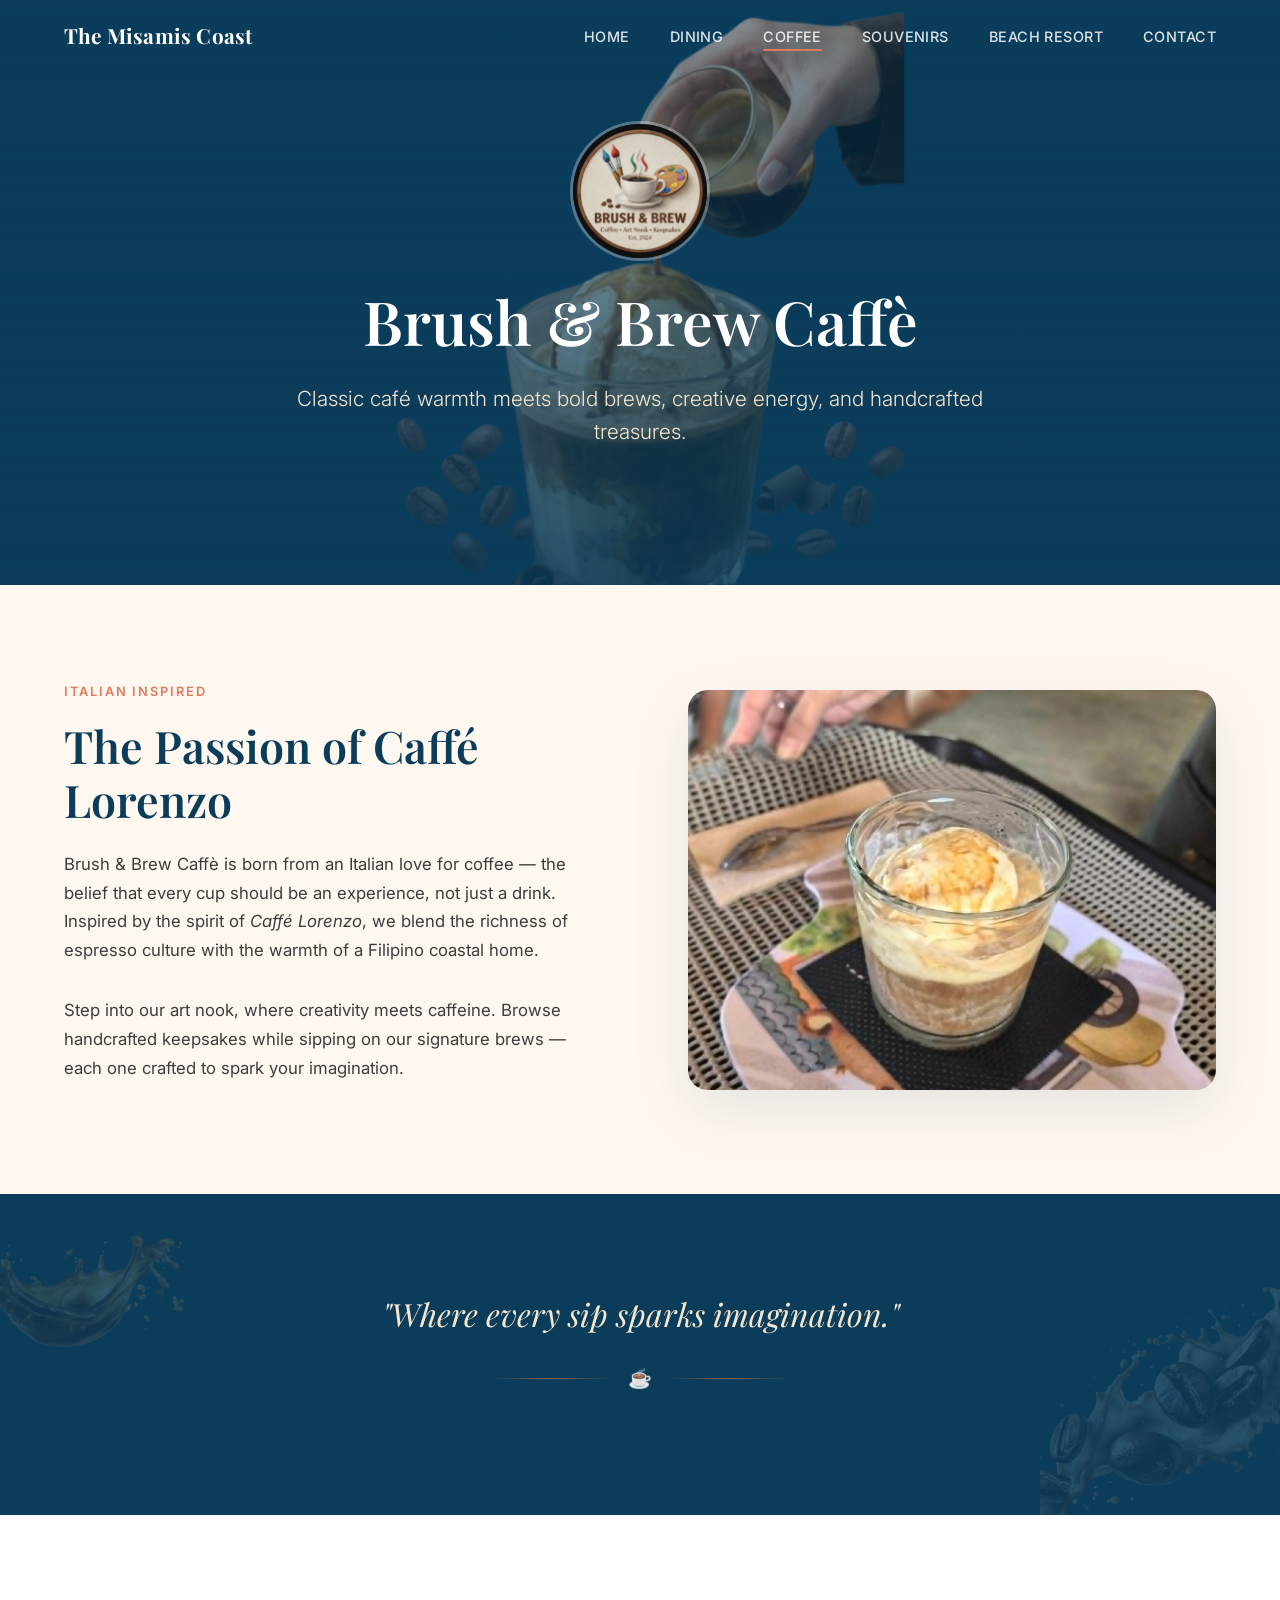
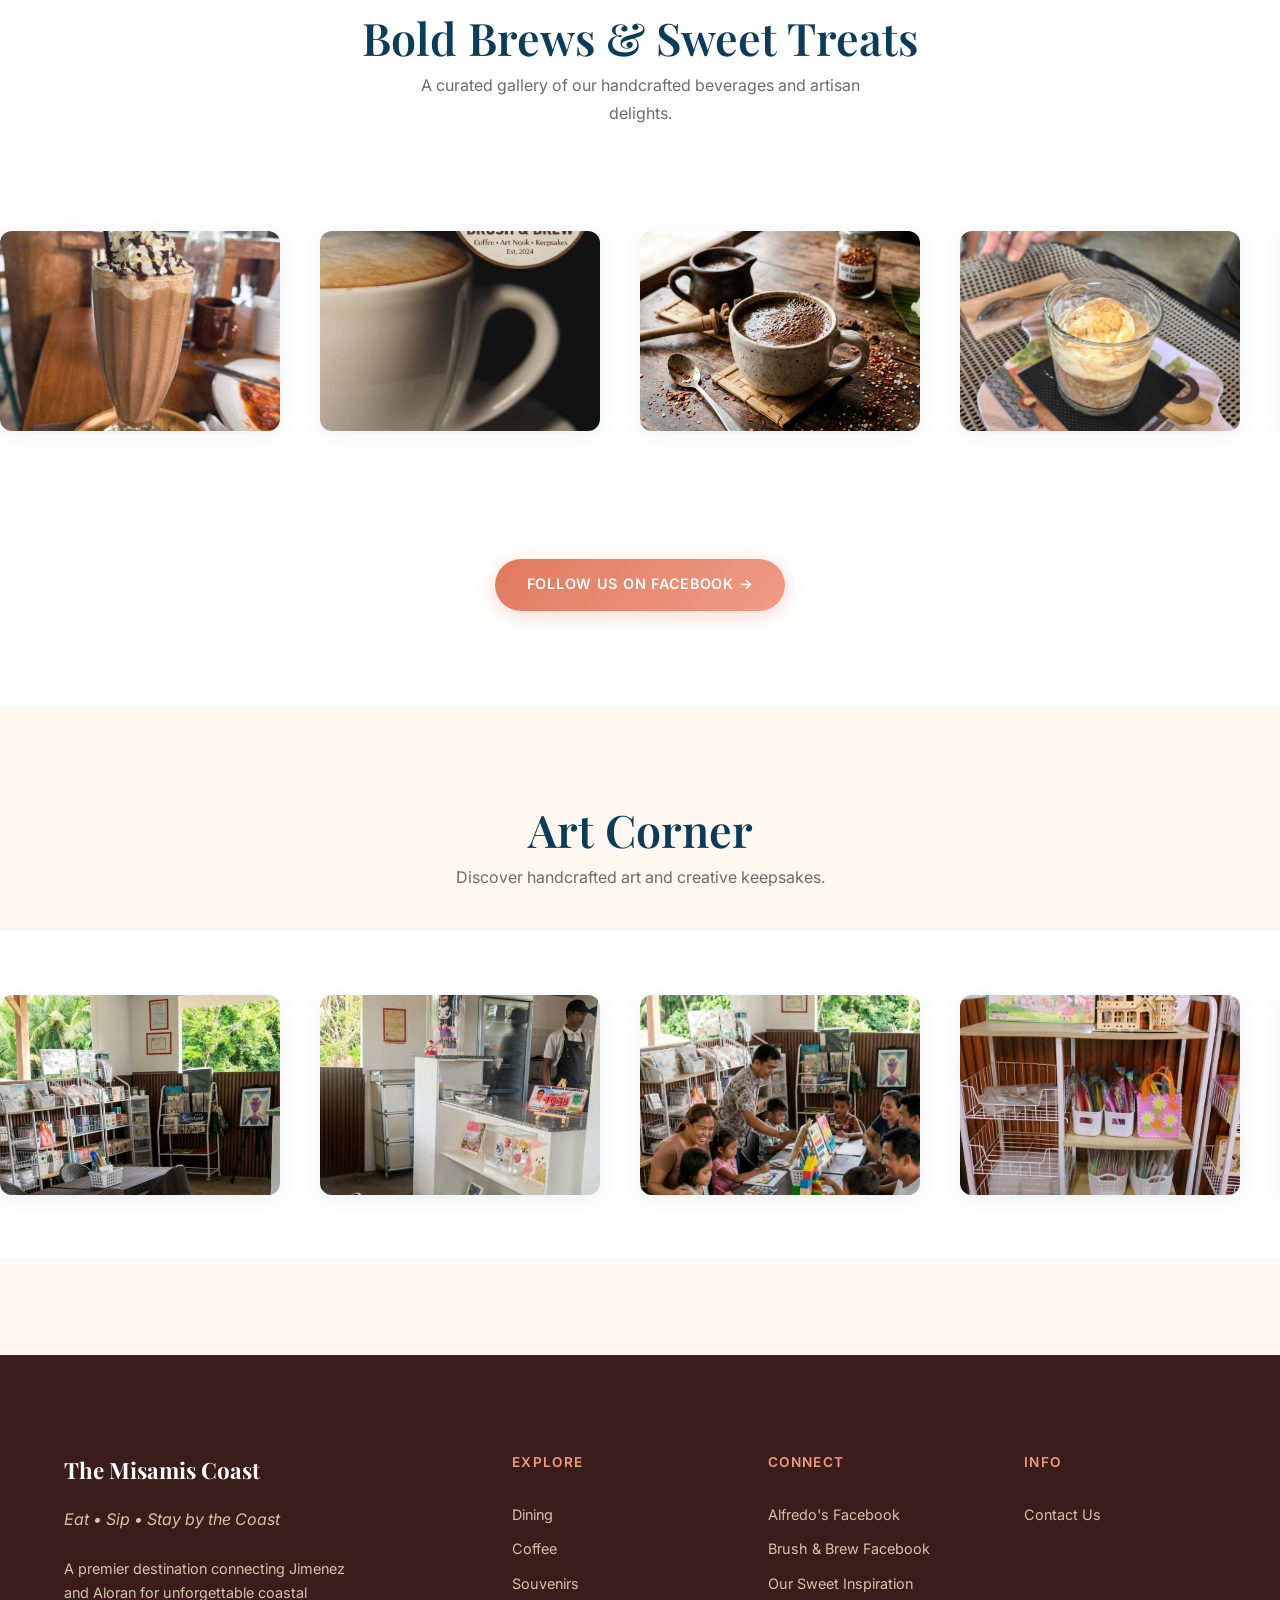
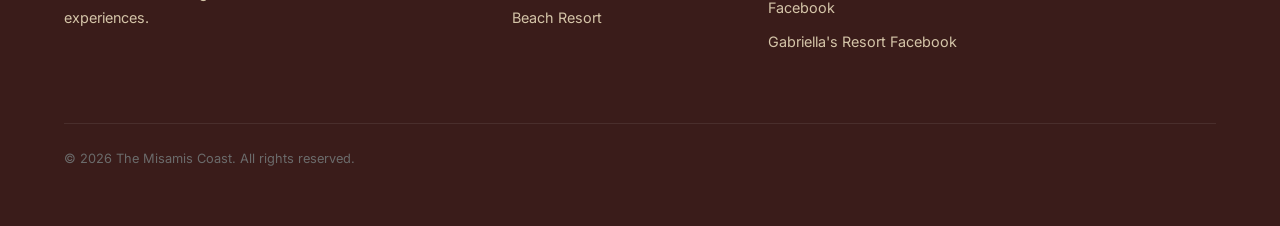
<file: coffee.html>
<!DOCTYPE html>
<html lang="en">

<head>
  <meta charset="UTF-8">
  <meta name="viewport" content="width=device-width, initial-scale=1.0">
  <title>Brush &amp; Brew Caffè — Artisan Coffee | The Misamis Coast</title>
  <meta name="description"
    content="Brush & Brew Caffè — Italian-inspired artisan coffee, art nook, and handcrafted keepsakes in Jimenez, Misamis Occidental. Where every sip sparks imagination.">
  <meta name="keywords"
    content="Artisan coffee Misamis Occidental, Brush and Brew Caffe, Italian coffee Jimenez, coffee art nook">
  <link rel="stylesheet" href="css/styles.css">
</head>

<body>

  <!-- Navigation -->
  <nav class="nav" id="main-nav">
    <div class="nav__inner">
      <a href="index.html" class="nav__brand">The Misamis Coast</a>
      <ul class="nav__links" id="nav-links">
        <li><a href="index.html" class="nav__link">Home</a></li>
        <li><a href="dining.html" class="nav__link">Dining</a></li>
        <li><a href="coffee.html" class="nav__link nav__link--active">Coffee</a></li>
        <li><a href="souvenirs.html" class="nav__link">Souvenirs</a></li>
        <li><a href="resort.html" class="nav__link">Beach Resort</a></li>
        <li><a href="contact.html" class="nav__link">Contact</a></li>
      </ul>
      <button class="nav__hamburger" id="hamburger" aria-label="Toggle navigation">
        <span></span><span></span><span></span>
      </button>
    </div>
  </nav>
  <div class="nav-overlay" id="nav-overlay"></div>

  <!-- Hero -->
  <section class="hero hero--short" id="coffee-hero">
    <div class="hero__bg" style="background-image: url('BrushnBrew/asset_cbrush&brew.png');"></div>
    <div class="hero__overlay"></div>
    <div class="hero__content">
      <img src="Logos/BrushBew.jpg" alt="Brush and Brew Caffè Logo" class="hero__logo">
      <h1 class="hero__title">Brush &amp; Brew Caffè</h1>
      <p class="hero__subtitle">Classic café warmth meets bold brews, creative energy, and handcrafted treasures.</p>
    </div>
  </section>

  <!-- Italian Story -->
  <section class="section" id="coffee-story">
    <div class="container">
      <div class="story-section">
        <div class="story__text slide-in-left">
          <span class="story__label">Italian Inspired</span>
          <h2>The Passion of Caffé Lorenzo</h2>
          <p>Brush &amp; Brew Caffè is born from an Italian love for coffee — the belief that every cup should be an
            experience, not just a drink. Inspired by the spirit of <em>Caffé Lorenzo</em>, we blend the richness of
            espresso culture with the warmth of a Filipino coastal home.</p>
          <p>Step into our art nook, where creativity meets caffeine. Browse handcrafted keepsakes while sipping on our
            signature brews — each one crafted to spark your imagination.</p>
        </div>
        <div class="story__image slide-in-right">
          <img src="BrushnBrew/afgato.jfif" alt="Affogato at Brush and Brew Caffè" loading="lazy">
        </div>
      </div>
    </div>
  </section>

  <!-- Coffee Splash Decoration + Quote -->
  <section class="section section--dark text-center" id="coffee-quote" style="position: relative; overflow: hidden;">
    <img src="aset/asset_splash/1.png" alt=""
      style="position: absolute; top: -40px; left: -60px; width: 250px; opacity: 0.15; pointer-events: none;"
      aria-hidden="true">
    <img src="aset/asset_splash/3.png" alt=""
      style="position: absolute; bottom: -40px; right: -60px; width: 300px; opacity: 0.12; pointer-events: none;"
      aria-hidden="true">
    <div class="container">
      <div class="fade-in">
        <p
          style="font-family: var(--font-heading); font-style: italic; font-size: clamp(1.4rem, 3vw, 2rem); color: var(--sand-light); max-width: 650px; margin: 0 auto; line-height: 1.5;">
          "Where every sip sparks imagination."
        </p>
        <div class="divider" style="margin: var(--space-md) auto;">
          <span class="divider__icon">☕</span>
        </div>
      </div>
    </div>
  </section>

  <!-- Gallery — Scrolling Marquee -->
  <section class="section section--alt" id="coffee-gallery">
    <div class="container">
      <h2 class="text-center fade-in" style="margin-bottom: var(--space-xs);">Bold Brews &amp; Sweet Treats</h2>
      <p class="text-center fade-in"
        style="color: var(--text-muted); margin-bottom: var(--space-lg); max-width: 500px; margin-left: auto; margin-right: auto;">
        A curated gallery of our handcrafted beverages and artisan delights.</p>
    </div>

    <div class="marquee-wrapper">
      <div class="marquee" id="coffee-marquee">
        <div class="marquee__item">
          <img src="BrushnBrew/icedcoffee.jpg" alt="Iced coffee" loading="lazy">
        </div>
        <div class="marquee__item">
          <img src="BrushnBrew/cof1.jfif" alt="Signature coffee blend" loading="lazy">
        </div>
        <div class="marquee__item">
          <img src="BrushnBrew/sikwate.jpg" alt="Traditional Sikwate" loading="lazy">
        </div>
        <div class="marquee__item">
          <img src="BrushnBrew/afgato.jfif" alt="Affogato" loading="lazy">
        </div>
        <div class="marquee__item">
          <img src="BrushnBrew/cof2.jfif" alt="Handcrafted coffee" loading="lazy">
        </div>
        <div class="marquee__item">
          <img src="BrushnBrew/cof3.jfif" alt="Artisan coffee drink" loading="lazy">
        </div>
        <div class="marquee__item">
          <img src="BrushnBrew/cof4.jfif" alt="Specialty coffee creation" loading="lazy">
        </div>
        <div class="marquee__item">
          <img src="BrushnBrew/sikwatenchocnut.jfif" alt="Sikwate with Chocnut" loading="lazy">
        </div>
        <!-- Duplicate for seamless loop -->
        <div class="marquee__item">
          <img src="BrushnBrew/icedcoffee.jpg" alt="Iced coffee" loading="lazy">
        </div>
        <div class="marquee__item">
          <img src="BrushnBrew/cof1.jfif" alt="Signature coffee blend" loading="lazy">
        </div>
        <div class="marquee__item">
          <img src="BrushnBrew/sikwate.jpg" alt="Traditional Sikwate" loading="lazy">
        </div>
        <div class="marquee__item">
          <img src="BrushnBrew/afgato.jfif" alt="Affogato" loading="lazy">
        </div>
        <div class="marquee__item">
          <img src="BrushnBrew/cof2.jfif" alt="Handcrafted coffee" loading="lazy">
        </div>
        <div class="marquee__item">
          <img src="BrushnBrew/cof3.jfif" alt="Artisan coffee drink" loading="lazy">
        </div>
        <div class="marquee__item">
          <img src="BrushnBrew/cof4.jfif" alt="Specialty coffee creation" loading="lazy">
        </div>
        <div class="marquee__item">
          <img src="BrushnBrew/sikwatenchocnut.jfif" alt="Sikwate with Chocnut" loading="lazy">
        </div>
      </div>
    </div>

    <div class="text-center fade-in" style="padding-top: var(--space-xl);">
      <a href="https://www.facebook.com/profile.php?id=61559117474760" class="btn btn--primary" target="_blank"
        rel="noopener">
        Follow Us on Facebook →
      </a>
    </div>
  </section>

  <!-- Art Corner — Scrolling Marquee -->
  <section class="section" id="art-corner">
    <div class="container">
      <h2 class="text-center fade-in" style="margin-bottom: var(--space-xs);">Art Corner</h2>
      <p class="text-center fade-in"
        style="color: var(--text-muted); margin-bottom: var(--space-lg); max-width: 500px; margin-left: auto; margin-right: auto;">
        Discover handcrafted art and creative keepsakes.</p>
    </div>

    <div class="marquee-wrapper">
      <div class="marquee" id="art-marquee" style="animation-direction: reverse;">
        <div class="marquee__item">
          <img src="BrushnBrew/artc1.jfif" alt="Art Corner display" loading="lazy">
        </div>
        <div class="marquee__item">
          <img src="BrushnBrew/artc2.jfif" alt="Handcrafted art and keepsakes" loading="lazy">
        </div>
        <div class="marquee__item">
          <img src="BrushnBrew/artc3.jfif" alt="Art Corner creations" loading="lazy">
        </div>
        <div class="marquee__item">
          <img src="BrushnBrew/artc4.jfif" alt="Artisan crafts on display" loading="lazy">
        </div>
        <div class="marquee__item">
          <img src="BrushnBrew/artc5.jfif" alt="Coastal-inspired artwork" loading="lazy">
        </div>
        <div class="marquee__item">
          <img src="BrushnBrew/artc6.jfif" alt="Handmade art pieces" loading="lazy">
        </div>
        <!-- Duplicate for seamless loop -->
        <div class="marquee__item">
          <img src="BrushnBrew/artc1.jfif" alt="Art Corner display" loading="lazy">
        </div>
        <div class="marquee__item">
          <img src="BrushnBrew/artc2.jfif" alt="Handcrafted art and keepsakes" loading="lazy">
        </div>
        <div class="marquee__item">
          <img src="BrushnBrew/artc3.jfif" alt="Art Corner creations" loading="lazy">
        </div>
        <div class="marquee__item">
          <img src="BrushnBrew/artc4.jfif" alt="Artisan crafts on display" loading="lazy">
        </div>
        <div class="marquee__item">
          <img src="BrushnBrew/artc5.jfif" alt="Coastal-inspired artwork" loading="lazy">
        </div>
        <div class="marquee__item">
          <img src="BrushnBrew/artc6.jfif" alt="Handmade art pieces" loading="lazy">
        </div>
      </div>
    </div>
  </section>

  <!-- Footer -->
  <footer class="footer" id="main-footer">
    <div class="container">
      <div class="footer__grid">
        <div>
          <p class="footer__brand">The Misamis Coast</p>
          <p class="footer__tagline">Eat &bull; Sip &bull; Stay by the Coast</p>
          <p style="font-size: 0.9rem; color: var(--sand-dark); max-width: 300px;">A premier destination connecting
            Jimenez and Aloran for unforgettable coastal experiences.</p>
        </div>
        <div>
          <p class="footer__heading">Explore</p>
          <a href="dining.html" class="footer__link">Dining</a>
          <a href="coffee.html" class="footer__link">Coffee</a>
          <a href="souvenirs.html" class="footer__link">Souvenirs</a>
          <a href="resort.html" class="footer__link">Beach Resort</a>
        </div>
        <div>
          <p class="footer__heading">Connect</p>
          <a href="https://www.facebook.com/alfredoseafoodhouse/" class="footer__link" target="_blank"
            rel="noopener">Alfredo's Facebook</a>
          <a href="https://www.facebook.com/profile.php?id=61559117474760" class="footer__link" target="_blank"
            rel="noopener">Brush &amp; Brew Facebook</a>
          <a href="https://www.facebook.com/oursweetinspiration" class="footer__link" target="_blank"
            rel="noopener">Our Sweet Inspiration Facebook</a>
          <a href="https://www.facebook.com/share/1Mx5q8Y8vo/" class="footer__link" target="_blank"
            rel="noopener">Gabriella's Resort Facebook</a>
        </div>
        <div>
          <p class="footer__heading">Info</p>
          <a href="contact.html" class="footer__link">Contact Us</a>
        </div>
      </div>
      <div class="footer__bottom">
        <p>&copy; 2026 The Misamis Coast. All rights reserved.</p>
      </div>
    </div>
  </footer>

  <script src="js/main.js"></script>
</body>

</html>
</file>
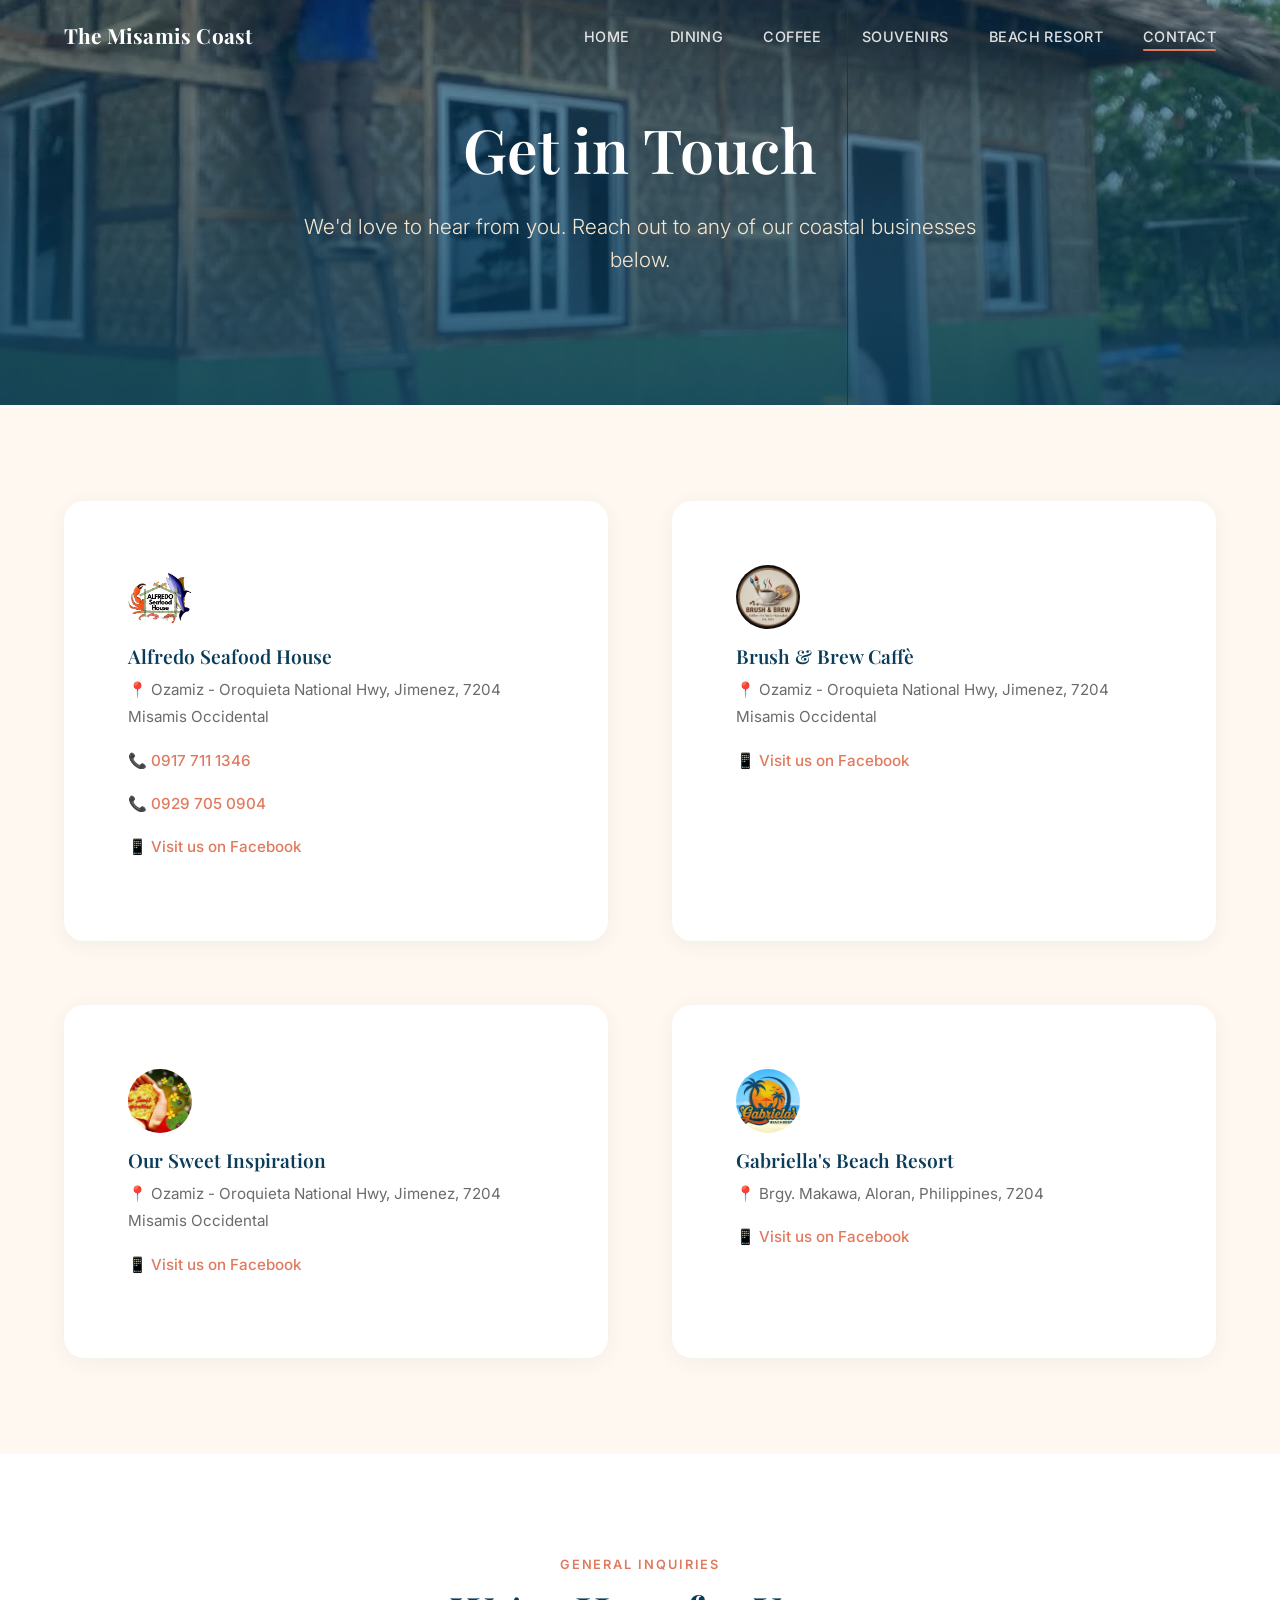
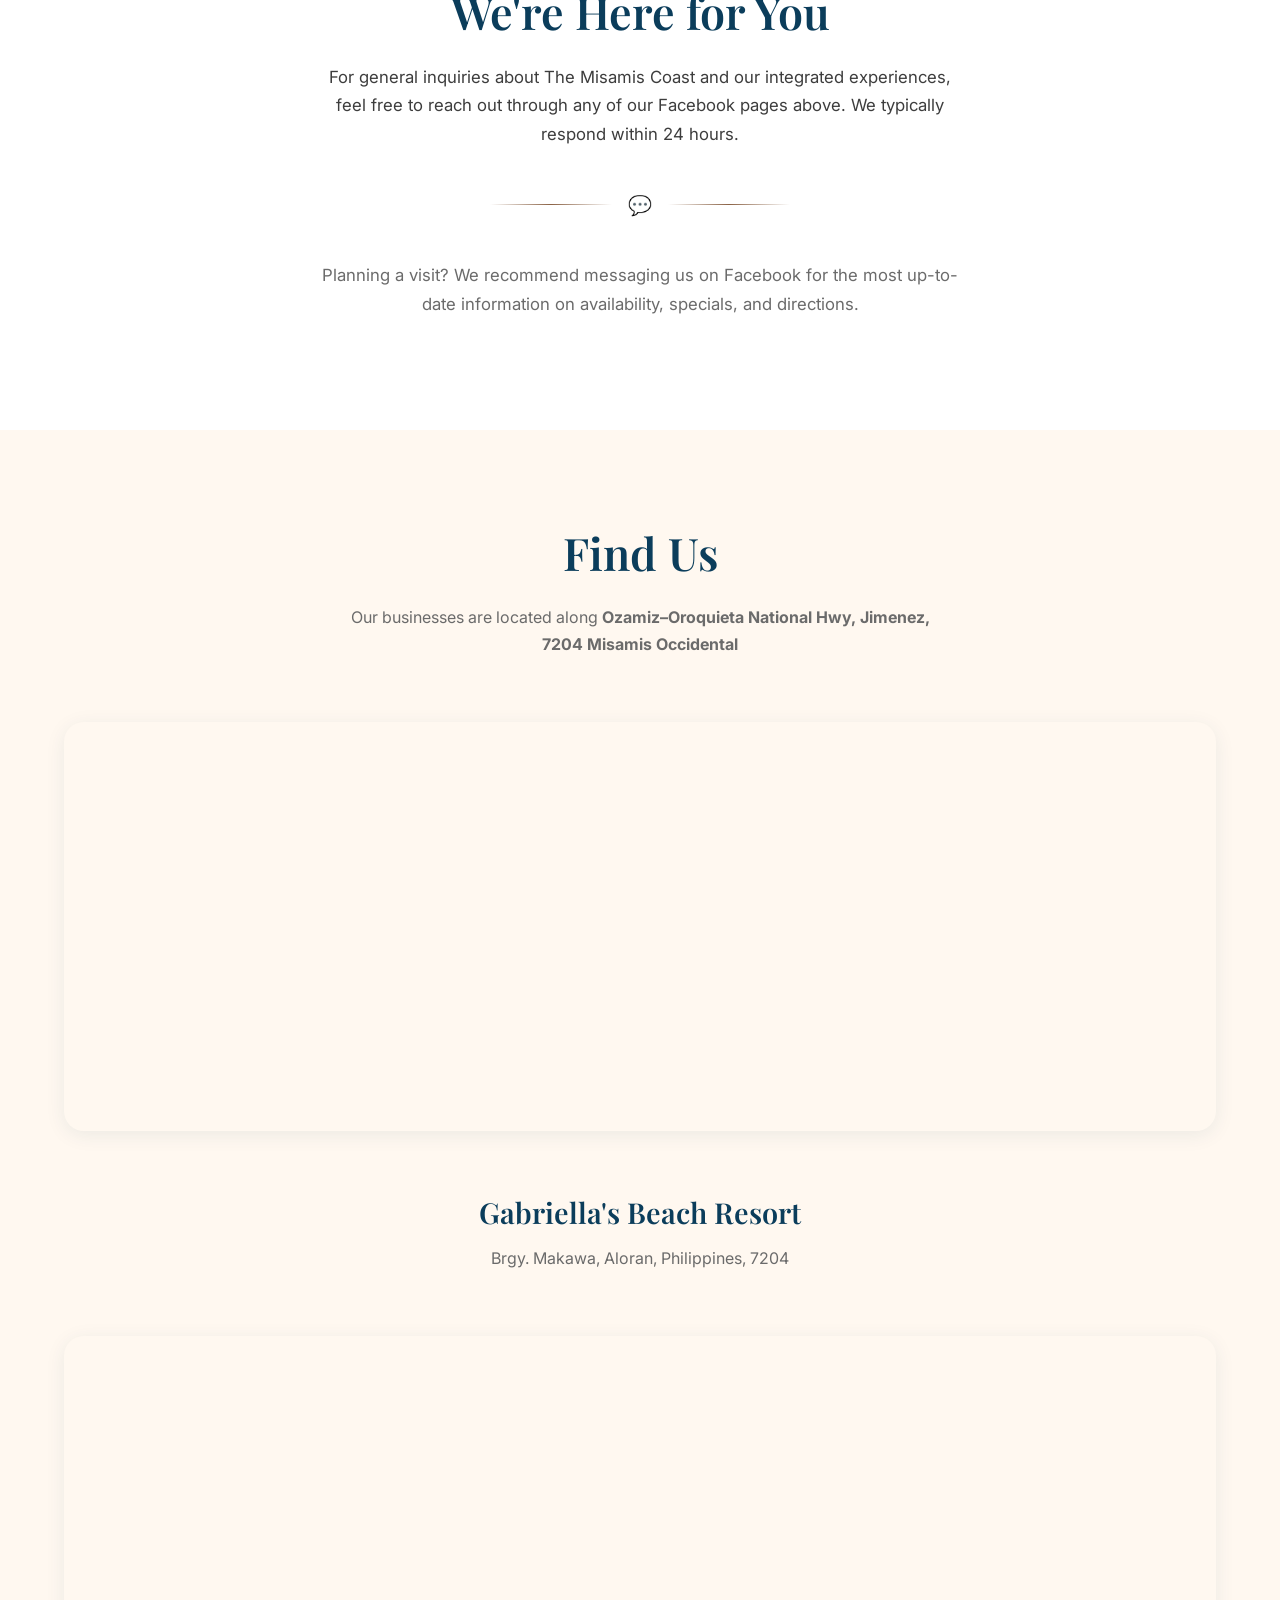
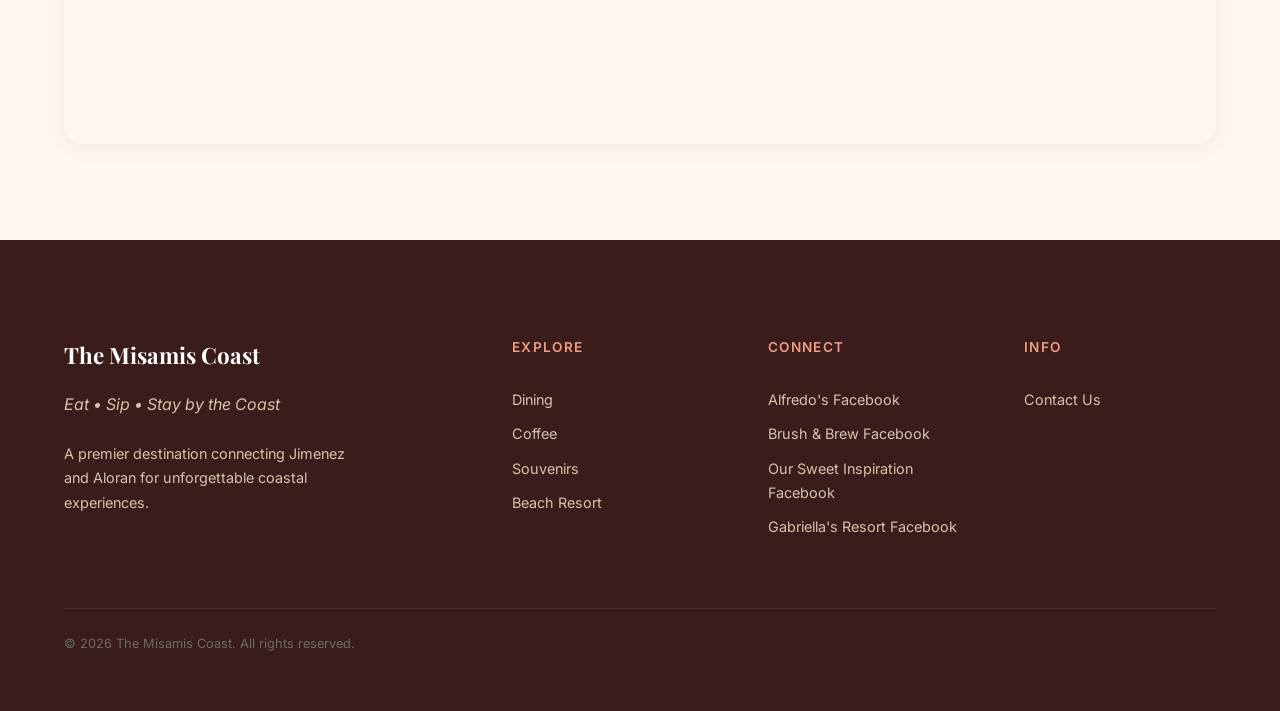
<file: contact.html>
<!DOCTYPE html>
<html lang="en">
<head>
  <meta charset="UTF-8">
  <meta name="viewport" content="width=device-width, initial-scale=1.0">
  <title>Contact Us — The Misamis Coast</title>
  <meta name="description" content="Get in touch with The Misamis Coast — centralized contact for Alfredo Seafood House, Brush & Brew Caffè, Our Sweet Inspiration, and Gabriella's Beach Resort.">
  <meta name="keywords" content="Contact Misamis Coast, Jimenez Misamis Occidental contact, Aloran resort inquiries">
  <link rel="stylesheet" href="css/styles.css">
</head>
<body>

  <!-- Navigation -->
  <nav class="nav" id="main-nav">
    <div class="nav__inner">
      <a href="index.html" class="nav__brand">The Misamis Coast</a>
      <ul class="nav__links" id="nav-links">
        <li><a href="index.html" class="nav__link">Home</a></li>
        <li><a href="dining.html" class="nav__link">Dining</a></li>
        <li><a href="coffee.html" class="nav__link">Coffee</a></li>
        <li><a href="souvenirs.html" class="nav__link">Souvenirs</a></li>
        <li><a href="resort.html" class="nav__link">Beach Resort</a></li>
        <li><a href="contact.html" class="nav__link nav__link--active">Contact</a></li>
      </ul>
      <button class="nav__hamburger" id="hamburger" aria-label="Toggle navigation">
        <span></span><span></span><span></span>
      </button>
    </div>
  </nav>
  <div class="nav-overlay" id="nav-overlay"></div>

  <!-- Hero -->
  <section class="hero hero--short" id="contact-hero" style="min-height: 45vh;">
    <div class="hero__bg" style="background-image: url('BeachHouse/beachhouse1.jpg');"></div>
    <div class="hero__overlay"></div>
    <div class="hero__content">
      <h1 class="hero__title">Get in Touch</h1>
      <p class="hero__subtitle">We'd love to hear from you. Reach out to any of our coastal businesses below.</p>
    </div>
  </section>

  <!-- Contact Cards -->
  <section class="section" id="contact-cards">
    <div class="container">
      <div class="contact-grid">

        <!-- Alfredo Seafood House -->
        <div class="contact-card fade-in stagger-1" id="contact-alfredo">
          <img src="Logos/AlfredoSeafoodHouse.jpg" alt="Alfredo Seafood House" style="width: 64px; height: 64px; border-radius: 50%; object-fit: cover; margin-bottom: var(--space-sm);">
          <h3 class="contact-card__title">Alfredo Seafood House</h3>
          <div class="contact-card__info">
            <p>📍 Ozamiz - Oroquieta National Hwy, Jimenez, 7204 Misamis Occidental</p>
            <p>📞 <a href="tel:09177111346">0917 711 1346</a></p>
            <p>📞 <a href="tel:09297050904">0929 705 0904</a></p>
            <p>📱 <a href="https://www.facebook.com/alfredoseafoodhouse/" target="_blank" rel="noopener">Visit us on Facebook</a></p>
          </div>
        </div>

        <!-- Brush & Brew Caffè -->
        <div class="contact-card fade-in stagger-2" id="contact-brushnbrew">
          <img src="Logos/BrushBew.jpg" alt="Brush &amp; Brew Caffè" style="width: 64px; height: 64px; border-radius: 50%; object-fit: cover; margin-bottom: var(--space-sm);">
          <h3 class="contact-card__title">Brush &amp; Brew Caffè</h3>
          <div class="contact-card__info">
            <p>📍 Ozamiz - Oroquieta National Hwy, Jimenez, 7204 Misamis Occidental</p>
            <p>📱 <a href="https://www.facebook.com/profile.php?id=61559117474760" target="_blank" rel="noopener">Visit us on Facebook</a></p>
          </div>
        </div>

        <!-- Our Sweet Inspiration -->
        <div class="contact-card fade-in stagger-3" id="contact-sweetinspiration">
          <img src="Logos/OurSweetInspirations.jpg" alt="Our Sweet Inspiration" style="width: 64px; height: 64px; border-radius: 50%; object-fit: cover; margin-bottom: var(--space-sm);">
          <h3 class="contact-card__title">Our Sweet Inspiration</h3>
          <div class="contact-card__info">
            <p>📍 Ozamiz - Oroquieta National Hwy, Jimenez, 7204 Misamis Occidental</p>
            <p>📱 <a href="https://www.facebook.com/oursweetinspiration" target="_blank" rel="noopener">Visit us on Facebook</a></p>
          </div>
        </div>

        <!-- Gabriella's Beach Resort -->
        <div class="contact-card fade-in stagger-4" id="contact-gabriellas">
          <img src="Logos/BeachResortLOGO.jpg" alt="Gabriella's Beach Resort" style="width: 64px; height: 64px; border-radius: 50%; object-fit: cover; margin-bottom: var(--space-sm);">
          <h3 class="contact-card__title">Gabriella's Beach Resort</h3>
          <div class="contact-card__info">
            <p>📍 Brgy. Makawa, Aloran, Philippines, 7204</p>
            <p>📱 <a href="https://www.facebook.com/share/1Mx5q8Y8vo/" target="_blank" rel="noopener">Visit us on Facebook</a></p>
          </div>
        </div>

      </div>
    </div>
  </section>

  <!-- General Inquiries -->
  <section class="section section--alt" id="contact-general">
    <div class="container">
      <div class="text-center fade-in" style="max-width: 650px; margin: 0 auto;">
        <span class="story__label">General Inquiries</span>
        <h2 style="margin-top: var(--space-xs); margin-bottom: var(--space-md);">We're Here for You</h2>
        <p style="font-size: 1.05rem;">
          For general inquiries about The Misamis Coast and our integrated experiences,  
          feel free to reach out through any of our Facebook pages above. 
          We typically respond within 24 hours.
        </p>
        <div class="divider">
          <span class="divider__icon">💬</span>
        </div>
        <p style="font-size: 1.05rem; color: var(--text-muted);">
          Planning a visit? We recommend messaging us on Facebook for the most 
          up-to-date information on availability, specials, and directions.
        </p>
      </div>
    </div>
  </section>

  <!-- Map Section -->
  <section class="section" id="contact-map">
    <div class="container">
      <h2 class="text-center fade-in" style="margin-bottom: var(--space-md);">Find Us</h2>
      <p class="text-center fade-in" style="color: var(--text-muted); margin-bottom: var(--space-lg); max-width: 600px; margin-left: auto; margin-right: auto;">
        Our businesses are located along <strong>Ozamiz–Oroquieta National Hwy, Jimenez, 7204 Misamis Occidental</strong>
      </p>
      <div class="map-container fade-in">
        <iframe 
          src="https://www.google.com/maps/embed?pb=!1m18!1m12!1m3!1d1976!2d123.8509561!3d8.3189725!2m3!1f0!2f0!3f0!3m2!1i1024!2i768!4f13.1!3m3!1m2!1s0x32550144042b6acb%3A0x5a7d7aa43e5f68a2!2sAlfredo%20Seafood%20House!5e0!3m2!1sen!2sph!4v1711612800000" 
          allowfullscreen="" 
          loading="lazy" 
          referrerpolicy="no-referrer-when-downgrade"
          title="Map showing Alfredo Seafood House, Jimenez, Misamis Occidental">
        </iframe>
      </div>

      <h3 class="text-center fade-in" style="margin-top: var(--space-xl); margin-bottom: var(--space-sm); color: var(--ocean-deep);">Gabriella's Beach Resort</h3>
      <p class="text-center fade-in" style="color: var(--text-muted); margin-bottom: var(--space-md); margin-left: auto; margin-right: auto;">
        Brgy. Makawa, Aloran, Philippines, 7204
      </p>
      <div class="map-container fade-in">
        <iframe 
          src="https://www.google.com/maps/embed?pb=!1m18!1m12!1m3!1d7904!2d123.8369421!3d8.3918764!2m3!1f0!2f0!3f0!3m2!1i1024!2i768!4f13.1!3m3!1m2!1s0x325502d6a00fc1df%3A0x4381226a13dd8d7f!2sMakawa%2C%20Aloran%2C%20Misamis%20Occidental!5e0!3m2!1sen!2sph!4v1711612800000" 
          allowfullscreen="" 
          loading="lazy" 
          referrerpolicy="no-referrer-when-downgrade"
          title="Map showing Gabriella's Beach Resort, Brgy. Makawa, Aloran">
        </iframe>
      </div>
    </div>
  </section>

  <!-- Footer -->
  <footer class="footer" id="main-footer">
    <div class="container">
      <div class="footer__grid">
        <div>
          <p class="footer__brand">The Misamis Coast</p>
          <p class="footer__tagline">Eat &bull; Sip &bull; Stay by the Coast</p>
          <p style="font-size: 0.9rem; color: var(--sand-dark); max-width: 300px;">A premier destination connecting Jimenez and Aloran for unforgettable coastal experiences.</p>
        </div>
        <div>
          <p class="footer__heading">Explore</p>
          <a href="dining.html" class="footer__link">Dining</a>
          <a href="coffee.html" class="footer__link">Coffee</a>
          <a href="souvenirs.html" class="footer__link">Souvenirs</a>
          <a href="resort.html" class="footer__link">Beach Resort</a>
        </div>
        <div>
          <p class="footer__heading">Connect</p>
          <a href="https://www.facebook.com/alfredoseafoodhouse/" class="footer__link" target="_blank" rel="noopener">Alfredo's Facebook</a>
          <a href="https://www.facebook.com/profile.php?id=61559117474760" class="footer__link" target="_blank" rel="noopener">Brush &amp; Brew Facebook</a>
          <a href="https://www.facebook.com/oursweetinspiration" class="footer__link" target="_blank" rel="noopener">Our Sweet Inspiration Facebook</a>
          <a href="https://www.facebook.com/share/1Mx5q8Y8vo/" class="footer__link" target="_blank" rel="noopener">Gabriella's Resort Facebook</a>
        </div>
        <div>
          <p class="footer__heading">Info</p>
          <a href="contact.html" class="footer__link">Contact Us</a>
        </div>
      </div>
      <div class="footer__bottom">
        <p>&copy; 2026 The Misamis Coast. All rights reserved.</p>
      </div>
    </div>
  </footer>

  <script src="js/main.js"></script>
</body>
</html>
</file>
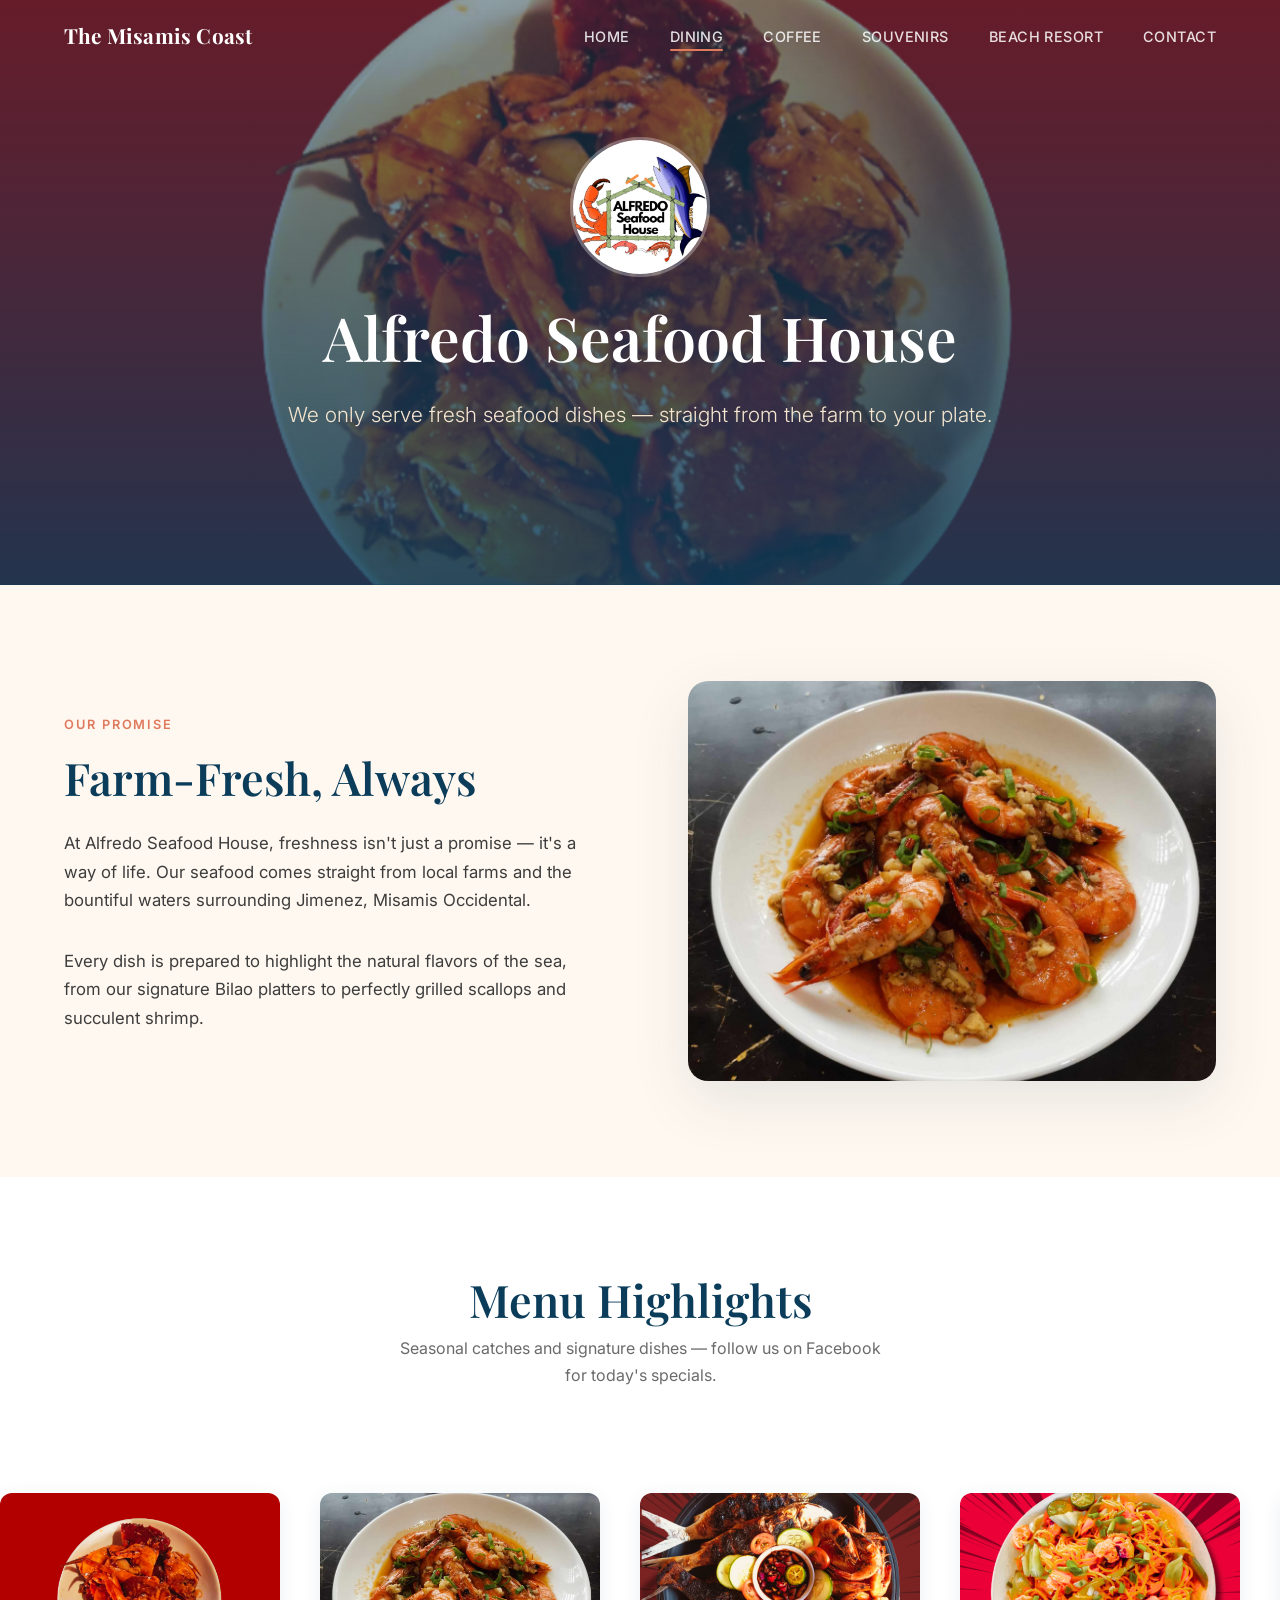
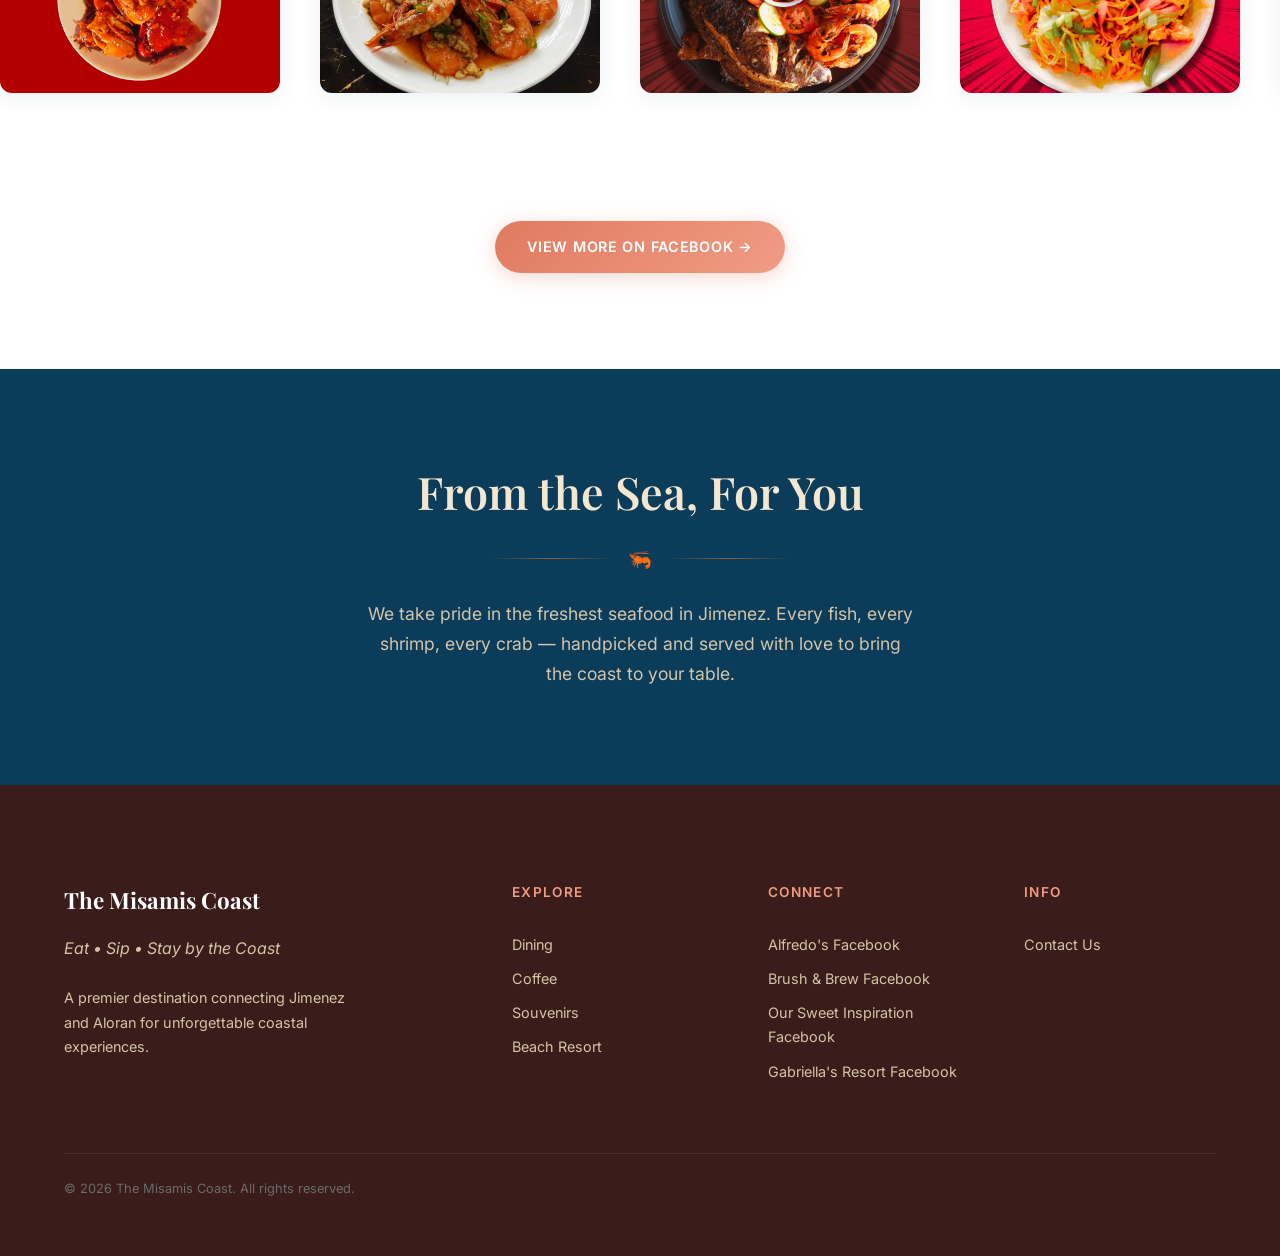
<file: dining.html>
<!DOCTYPE html>
<html lang="en">
<head>
  <meta charset="UTF-8">
  <meta name="viewport" content="width=device-width, initial-scale=1.0">
  <title>Alfredo Seafood House — Fresh Seafood | The Misamis Coast</title>
  <meta name="description" content="Alfredo Seafood House in Jimenez, Misamis Occidental — serving only the freshest seafood dishes straight from the farm to your plate.">
  <meta name="keywords" content="Best seafood Jimenez, fresh seafood Misamis Occidental, Alfredo Seafood House, farm to plate seafood">
  <link rel="stylesheet" href="css/styles.css">
</head>
<body>

  <!-- Navigation -->
  <nav class="nav" id="main-nav">
    <div class="nav__inner">
      <a href="index.html" class="nav__brand">The Misamis Coast</a>
      <ul class="nav__links" id="nav-links">
        <li><a href="index.html" class="nav__link">Home</a></li>
        <li><a href="dining.html" class="nav__link nav__link--active">Dining</a></li>
        <li><a href="coffee.html" class="nav__link">Coffee</a></li>
        <li><a href="souvenirs.html" class="nav__link">Souvenirs</a></li>
        <li><a href="resort.html" class="nav__link">Beach Resort</a></li>
        <li><a href="contact.html" class="nav__link">Contact</a></li>
      </ul>
      <button class="nav__hamburger" id="hamburger" aria-label="Toggle navigation">
        <span></span><span></span><span></span>
      </button>
    </div>
  </nav>
  <div class="nav-overlay" id="nav-overlay"></div>

  <!-- Hero -->
  <section class="hero hero--short" id="dining-hero">
    <div class="hero__bg" style="background-image: url('AlfredoDiningPic/1.png');"></div>
    <div class="hero__overlay"></div>
    <div class="hero__content">
      <img src="Logos/AlfredoSeafoodHouse.jpg" alt="Alfredo Seafood House Logo" class="hero__logo">
      <h1 class="hero__title">Alfredo Seafood House</h1>
      <p class="hero__subtitle">We only serve fresh seafood dishes — straight from the farm to your plate.</p>
    </div>
  </section>

  <!-- Story Section -->
  <section class="section" id="dining-story">
    <div class="container">
      <div class="story-section">
        <div class="story__text slide-in-left">
          <span class="story__label">Our Promise</span>
          <h2>Farm-Fresh, Always</h2>
          <p>At Alfredo Seafood House, freshness isn't just a promise — it's a way of life. Our seafood comes straight from local farms and the bountiful waters surrounding Jimenez, Misamis Occidental.</p>
          <p>Every dish is prepared to highlight the natural flavors of the sea, from our signature Bilao platters to perfectly grilled scallops and succulent shrimp.</p>
        </div>
        <div class="story__image slide-in-right">
          <img src="AlfredoDiningPic/2.png" alt="Fresh seafood at Alfredo Seafood House" loading="lazy">
        </div>
      </div>
    </div>
  </section>

  <!-- Menu Highlights Marquee -->
  <section class="section section--alt" id="dining-gallery">
    <div class="container">
      <h2 class="text-center fade-in" style="margin-bottom: var(--space-xs);">Menu Highlights</h2>
      <p class="text-center fade-in" style="color: var(--text-muted); margin-bottom: var(--space-lg); max-width: 500px; margin-left: auto; margin-right: auto;">Seasonal catches and signature dishes — follow us on Facebook for today's specials.</p>
    </div>

    <div class="marquee-wrapper">
      <div class="marquee" id="dining-marquee">
        <div class="marquee__item">
          <img src="AlfredoDiningPic/1.png" alt="Alfredo Seafood House dish" loading="lazy">
        </div>
        <div class="marquee__item">
          <img src="AlfredoDiningPic/2.png" alt="Fresh seafood platter" loading="lazy">
        </div>
        <div class="marquee__item">
          <img src="AlfredoDiningPic/3.png" alt="Seafood specialty" loading="lazy">
        </div>
        <div class="marquee__item">
          <img src="AlfredoDiningPic/4.png" alt="Grilled seafood" loading="lazy">
        </div>
        <div class="marquee__item">
          <img src="AlfredoDiningPic/5.png" alt="Chef's special" loading="lazy">
        </div>
        <div class="marquee__item">
          <img src="AlfredoDiningPic/6.png" alt="Seafood feast" loading="lazy">
        </div>
        <div class="marquee__item">
          <img src="AlfredoDiningPic/7.png" alt="Fresh daily specials" loading="lazy">
        </div>
        <!-- Duplicate for seamless loop -->
        <div class="marquee__item">
          <img src="AlfredoDiningPic/1.png" alt="Alfredo Seafood House dish" loading="lazy">
        </div>
        <div class="marquee__item">
          <img src="AlfredoDiningPic/2.png" alt="Fresh seafood platter" loading="lazy">
        </div>
        <div class="marquee__item">
          <img src="AlfredoDiningPic/3.png" alt="Seafood specialty" loading="lazy">
        </div>
        <div class="marquee__item">
          <img src="AlfredoDiningPic/4.png" alt="Grilled seafood" loading="lazy">
        </div>
        <div class="marquee__item">
          <img src="AlfredoDiningPic/5.png" alt="Chef's special" loading="lazy">
        </div>
        <div class="marquee__item">
          <img src="AlfredoDiningPic/6.png" alt="Seafood feast" loading="lazy">
        </div>
        <div class="marquee__item">
          <img src="AlfredoDiningPic/7.png" alt="Fresh daily specials" loading="lazy">
        </div>
      </div>
    </div>

    <div class="text-center fade-in" style="padding-top: var(--space-xl);">
      <a href="https://www.facebook.com/alfredoseafoodhouse/photos" class="btn btn--primary" target="_blank" rel="noopener">
        View More on Facebook →
      </a>
    </div>
  </section>

  <!-- Freshness Promise -->
  <section class="section section--dark text-center" id="dining-promise">
    <div class="container">
      <div class="fade-in">
        <h2 style="color: var(--sand-light);">From the Sea, For You</h2>
        <div class="divider" style="margin: var(--space-md) auto;">
          <span class="divider__icon">🦐</span>
        </div>
        <p style="color: var(--sand-dark); max-width: 550px; margin: 0 auto; font-size: 1.1rem;">
          We take pride in the freshest seafood in Jimenez. Every fish, every shrimp, every crab — 
          handpicked and served with love to bring the coast to your table.
        </p>
      </div>
    </div>
  </section>

  <!-- Footer -->
  <footer class="footer" id="main-footer">
    <div class="container">
      <div class="footer__grid">
        <div>
          <p class="footer__brand">The Misamis Coast</p>
          <p class="footer__tagline">Eat &bull; Sip &bull; Stay by the Coast</p>
          <p style="font-size: 0.9rem; color: var(--sand-dark); max-width: 300px;">A premier destination connecting Jimenez and Aloran for unforgettable coastal experiences.</p>
        </div>
        <div>
          <p class="footer__heading">Explore</p>
          <a href="dining.html" class="footer__link">Dining</a>
          <a href="coffee.html" class="footer__link">Coffee</a>
          <a href="souvenirs.html" class="footer__link">Souvenirs</a>
          <a href="resort.html" class="footer__link">Beach Resort</a>
        </div>
        <div>
          <p class="footer__heading">Connect</p>
          <a href="https://www.facebook.com/alfredoseafoodhouse/" class="footer__link" target="_blank" rel="noopener">Alfredo's Facebook</a>
          <a href="https://www.facebook.com/profile.php?id=61559117474760" class="footer__link" target="_blank" rel="noopener">Brush &amp; Brew Facebook</a>
          <a href="https://www.facebook.com/oursweetinspiration" class="footer__link" target="_blank" rel="noopener">Our Sweet Inspiration Facebook</a>
          <a href="https://www.facebook.com/share/1Mx5q8Y8vo/" class="footer__link" target="_blank" rel="noopener">Gabriella's Resort Facebook</a>
        </div>
        <div>
          <p class="footer__heading">Info</p>
          <a href="contact.html" class="footer__link">Contact Us</a>
        </div>
      </div>
      <div class="footer__bottom">
        <p>&copy; 2026 The Misamis Coast. All rights reserved.</p>
      </div>
    </div>
  </footer>

  <script src="js/main.js"></script>
</body>
</html>
</file>
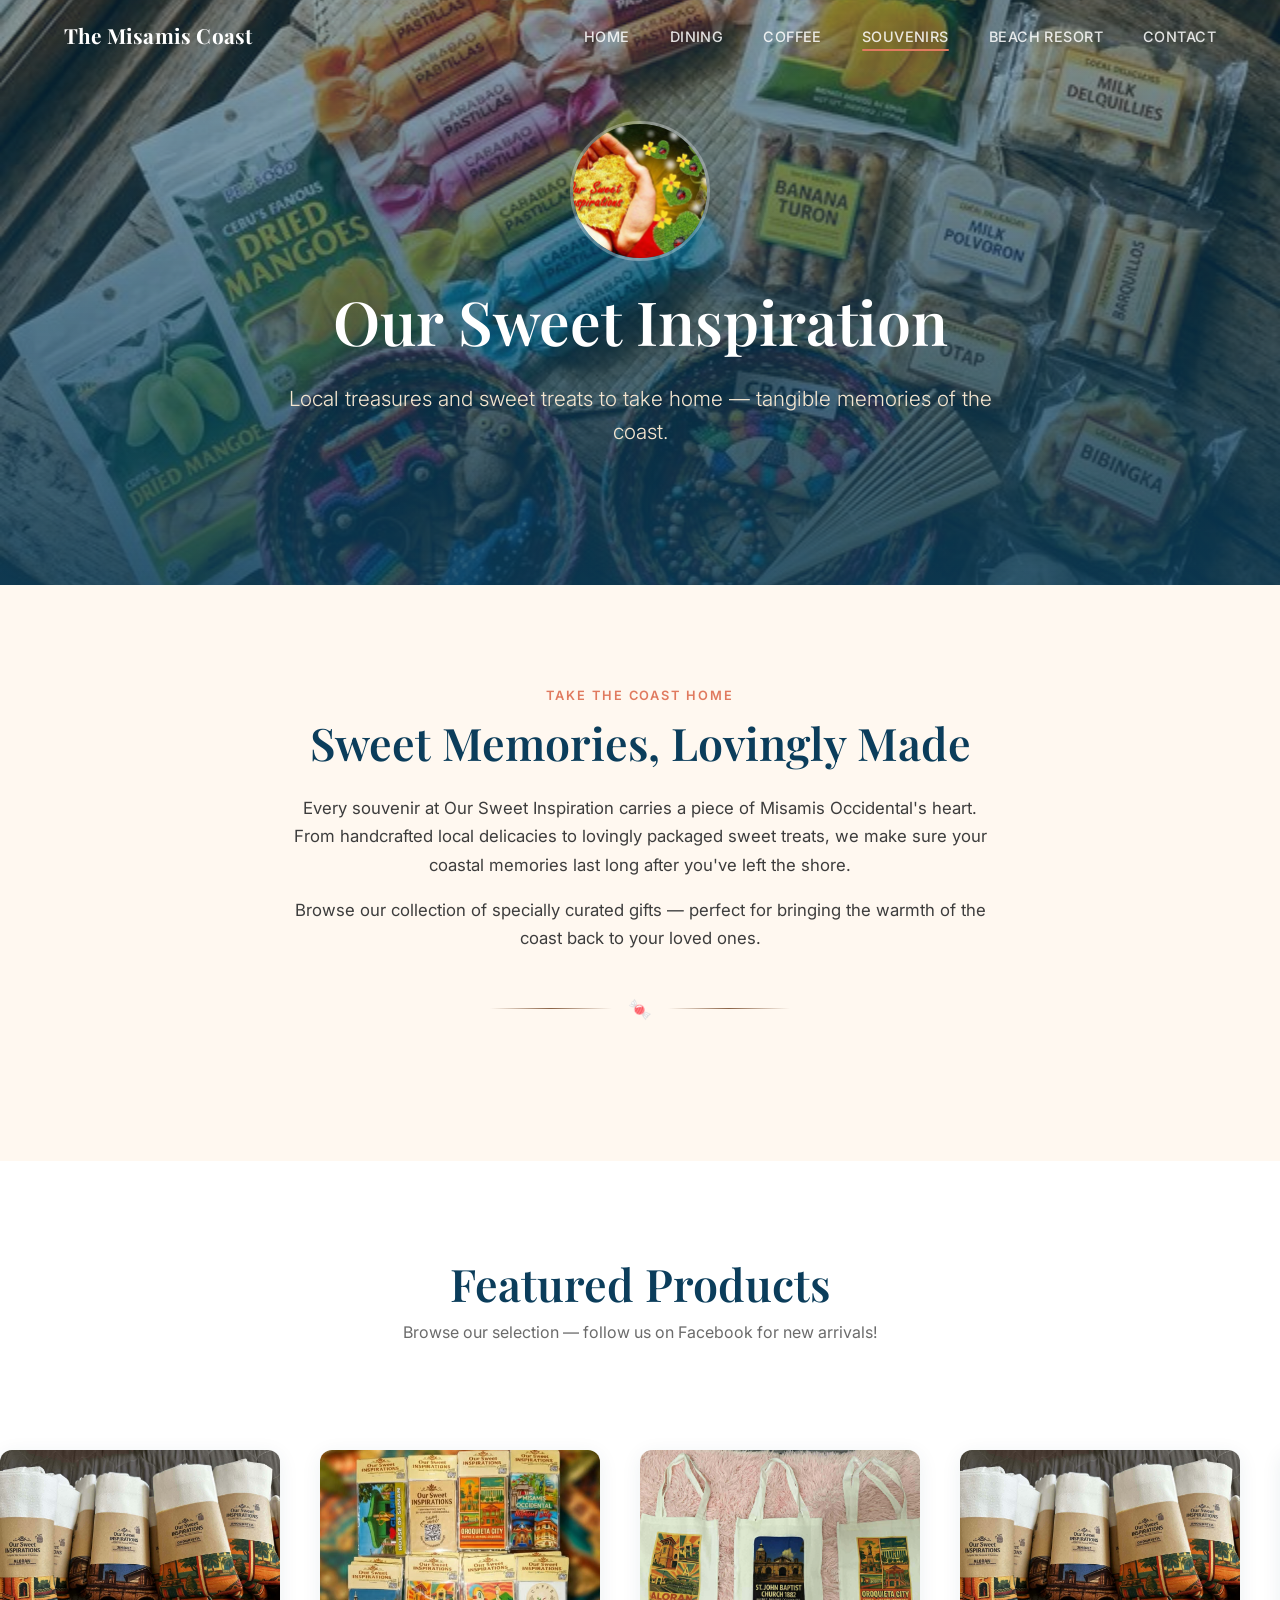
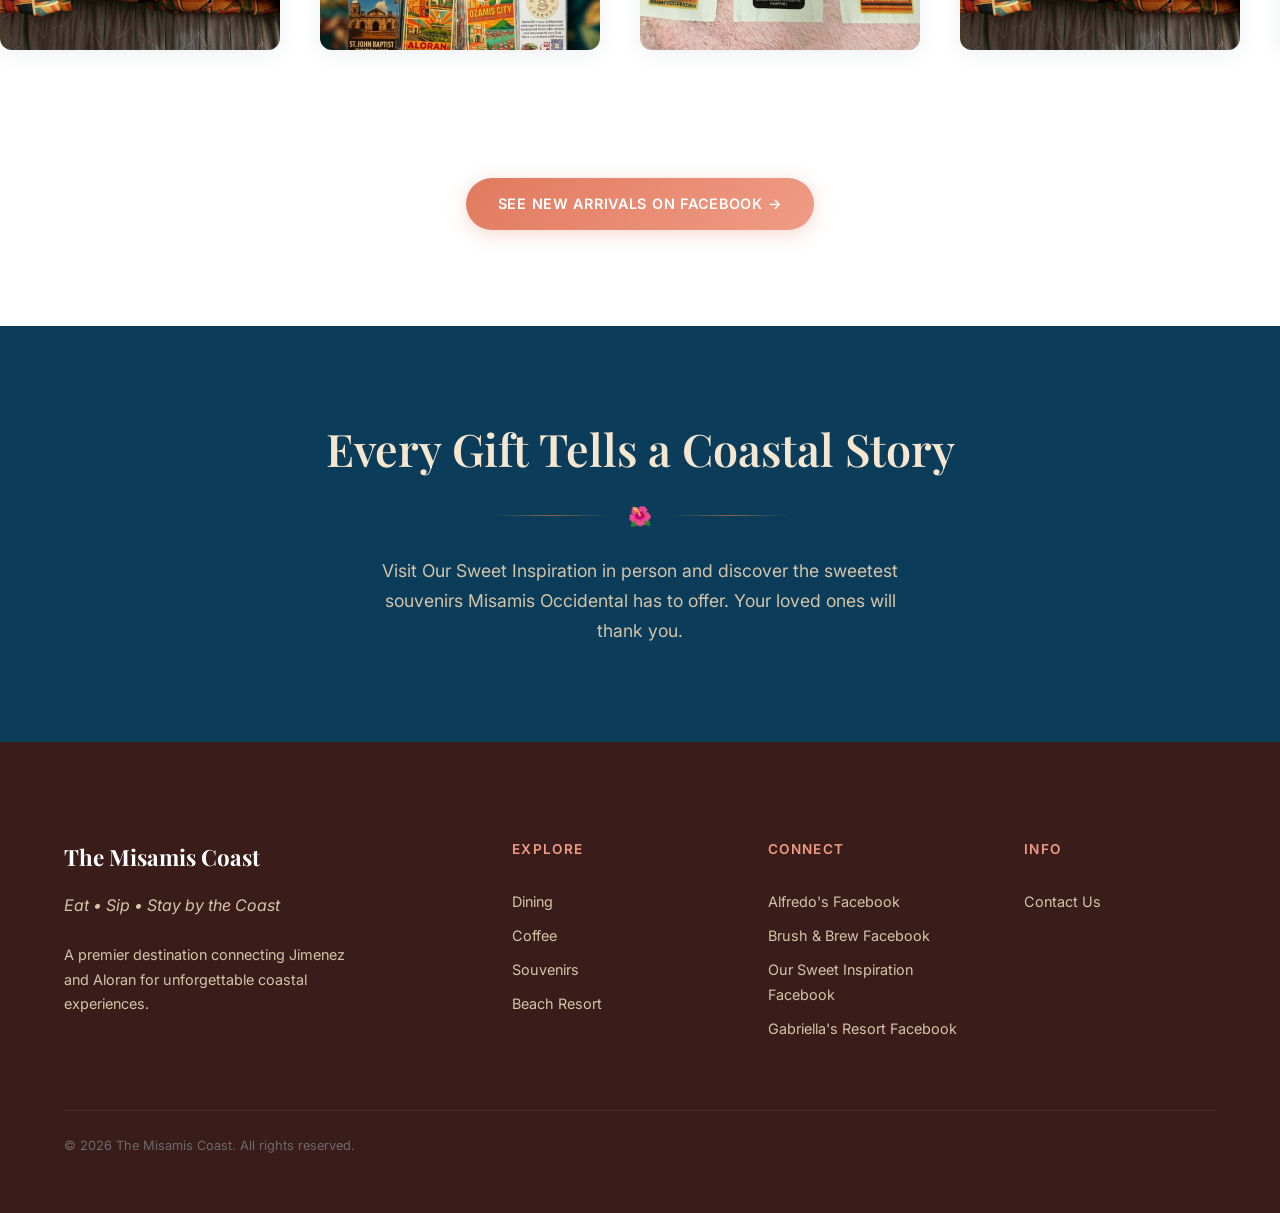
<file: souvenirs.html>
<!DOCTYPE html>
<html lang="en">
<head>
  <meta charset="UTF-8">
  <meta name="viewport" content="width=device-width, initial-scale=1.0">
  <title>Our Sweet Inspiration — Souvenirs | The Misamis Coast</title>
  <meta name="description" content="Our Sweet Inspiration — local souvenirs, sweet treats, and delicacies from Misamis Occidental. Take a piece of the coast home with you.">
  <meta name="keywords" content="Misamis Coast souvenirs, local treats Misamis Occidental, Our Sweet Inspiration, Filipino souvenirs">
  <link rel="stylesheet" href="css/styles.css">
</head>
<body>

  <!-- Navigation -->
  <nav class="nav" id="main-nav">
    <div class="nav__inner">
      <a href="index.html" class="nav__brand">The Misamis Coast</a>
      <ul class="nav__links" id="nav-links">
        <li><a href="index.html" class="nav__link">Home</a></li>
        <li><a href="dining.html" class="nav__link">Dining</a></li>
        <li><a href="coffee.html" class="nav__link">Coffee</a></li>
        <li><a href="souvenirs.html" class="nav__link nav__link--active">Souvenirs</a></li>
        <li><a href="resort.html" class="nav__link">Beach Resort</a></li>
        <li><a href="contact.html" class="nav__link">Contact</a></li>
      </ul>
      <button class="nav__hamburger" id="hamburger" aria-label="Toggle navigation">
        <span></span><span></span><span></span>
      </button>
    </div>
  </nav>
  <div class="nav-overlay" id="nav-overlay"></div>

  <!-- Hero -->
  <section class="hero hero--short" id="souvenirs-hero">
    <div class="hero__bg" style="background-image: url('images/hero/souvenirs_hero.png');"></div>
    <div class="hero__overlay"></div>
    <div class="hero__content">
      <img src="Logos/OurSweetInspirations.jpg" alt="Our Sweet Inspiration Logo" class="hero__logo">
      <h1 class="hero__title">Our Sweet Inspiration</h1>
      <p class="hero__subtitle">Local treasures and sweet treats to take home — tangible memories of the coast.</p>
    </div>
  </section>

  <!-- Story Section -->
  <section class="section" id="souvenirs-story">
    <div class="container">
      <div class="text-center fade-in" style="max-width: 700px; margin: 0 auto;">
        <span class="story__label">Take the Coast Home</span>
        <h2 style="margin-top: var(--space-xs); margin-bottom: var(--space-md);">Sweet Memories, Lovingly Made</h2>
        <p style="font-size: 1.05rem;">
          Every souvenir at Our Sweet Inspiration carries a piece of Misamis Occidental's heart.
          From handcrafted local delicacies to lovingly packaged sweet treats, we make sure 
          your coastal memories last long after you've left the shore.
        </p>
        <p style="font-size: 1.05rem;">
          Browse our collection of specially curated gifts — perfect for bringing the warmth 
          of the coast back to your loved ones.
        </p>
      </div>
      <div class="divider">
        <span class="divider__icon">🍬</span>
      </div>
    </div>
  </section>

  <!-- Scrolling Marquee -->
  <section class="section section--alt" id="souvenirs-marquee">
    <div class="container">
      <h2 class="text-center fade-in" style="margin-bottom: var(--space-xs);">Featured Products</h2>
      <p class="text-center fade-in" style="color: var(--text-muted); margin-bottom: var(--space-lg); max-width: 500px; margin-left: auto; margin-right: auto;">
        Browse our selection — follow us on Facebook for new arrivals!
      </p>
    </div>

    <div class="marquee-wrapper">
      <div class="marquee" id="product-marquee">
        <div class="marquee__item">
          <img src="Souvenir/sou11.jpg" alt="Sweet souvenir treat" loading="lazy">
        </div>
        <div class="marquee__item">
          <img src="Souvenir/sou22.jpg" alt="Local delicacy souvenir" loading="lazy">
        </div>
        <div class="marquee__item">
          <img src="Souvenir/sou3.jfif" alt="Handcrafted souvenir" loading="lazy">
        </div>
        <!-- Duplicate for seamless loop -->
        <div class="marquee__item">
          <img src="Souvenir/sou11.jpg" alt="Sweet souvenir treat" loading="lazy">
        </div>
        <div class="marquee__item">
          <img src="Souvenir/sou22.jpg" alt="Local delicacy souvenir" loading="lazy">
        </div>
        <div class="marquee__item">
          <img src="Souvenir/sou3.jfif" alt="Handcrafted souvenir" loading="lazy">
        </div>
      </div>
    </div>

    <div class="text-center fade-in" style="padding-top: var(--space-xl);">
      <a href="https://www.facebook.com/oursweetinspiration" class="btn btn--primary" target="_blank" rel="noopener">
        See New Arrivals on Facebook →
      </a>
    </div>
  </section>

  <!-- Visit CTA -->
  <section class="section section--dark text-center" id="souvenirs-cta">
    <div class="container">
      <div class="fade-in">
        <h2 style="color: var(--sand-light);">Every Gift Tells a Coastal Story</h2>
        <div class="divider" style="margin: var(--space-md) auto;">
          <span class="divider__icon">🌺</span>
        </div>
        <p style="color: var(--sand-dark); max-width: 550px; margin: 0 auto; font-size: 1.1rem;">
          Visit Our Sweet Inspiration in person and discover the sweetest souvenirs 
          Misamis Occidental has to offer. Your loved ones will thank you.
        </p>
      </div>
    </div>
  </section>

  <!-- Footer -->
  <footer class="footer" id="main-footer">
    <div class="container">
      <div class="footer__grid">
        <div>
          <p class="footer__brand">The Misamis Coast</p>
          <p class="footer__tagline">Eat &bull; Sip &bull; Stay by the Coast</p>
          <p style="font-size: 0.9rem; color: var(--sand-dark); max-width: 300px;">A premier destination connecting Jimenez and Aloran for unforgettable coastal experiences.</p>
        </div>
        <div>
          <p class="footer__heading">Explore</p>
          <a href="dining.html" class="footer__link">Dining</a>
          <a href="coffee.html" class="footer__link">Coffee</a>
          <a href="souvenirs.html" class="footer__link">Souvenirs</a>
          <a href="resort.html" class="footer__link">Beach Resort</a>
        </div>
        <div>
          <p class="footer__heading">Connect</p>
          <a href="https://www.facebook.com/alfredoseafoodhouse/" class="footer__link" target="_blank" rel="noopener">Alfredo's Facebook</a>
          <a href="https://www.facebook.com/profile.php?id=61559117474760" class="footer__link" target="_blank" rel="noopener">Brush &amp; Brew Facebook</a>
          <a href="https://www.facebook.com/oursweetinspiration" class="footer__link" target="_blank" rel="noopener">Our Sweet Inspiration Facebook</a>
          <a href="https://www.facebook.com/share/1Mx5q8Y8vo/" class="footer__link" target="_blank" rel="noopener">Gabriella's Resort Facebook</a>
        </div>
        <div>
          <p class="footer__heading">Info</p>
          <a href="contact.html" class="footer__link">Contact Us</a>
        </div>
      </div>
      <div class="footer__bottom">
        <p>&copy; 2026 The Misamis Coast. All rights reserved.</p>
      </div>
    </div>
  </footer>

  <script src="js/main.js"></script>
</body>
</html>
</file>
<file: css/styles.css>
/* ============================================
   THE MISAMIS COAST — Design System
   Eat • Sip • Stay by the Coast
   ============================================ */

/* --- Google Fonts Import --- */
@import url('https://fonts.googleapis.com/css2?family=Playfair+Display:ital,wght@0,400;0,500;0,600;0,700;1,400;1,500&family=Inter:wght@300;400;500;600;700&display=swap');

/* --- CSS Custom Properties --- */
:root {
  /* Brand Palette */
  --ocean-deep: #0B3D5B;
  --ocean-mid: #1A6FA0;
  --ocean-light: #2D8FC7;
  --ocean-glow: #5BB5E0;

  --espresso-dark: #3A1C1A;
  --espresso: #4A2C2A;
  --espresso-mid: #6B4226;
  --espresso-light: #8B6346;

  --sand-dark: #D4C4A8;
  --sand: #E8D8BC;
  --sand-light: #F5E6D0;
  --sand-lightest: #FFF8F0;

  --coral: #E07A5F;
  --coral-light: #F09C85;
  --coral-glow: #FFB8A3;

  --white: #FFFFFF;
  --off-white: #FAFAF7;
  --text-dark: #1A1A1A;
  --text-body: #3D3D3D;
  --text-muted: #6B6B6B;

  /* Typography */
  --font-heading: 'Playfair Display', Georgia, 'Times New Roman', serif;
  --font-body: 'Inter', -apple-system, BlinkMacSystemFont, 'Segoe UI', sans-serif;

  /* Spacing */
  --space-xs: 0.5rem;
  --space-sm: 1rem;
  --space-md: 1.5rem;
  --space-lg: 2.5rem;
  --space-xl: 4rem;
  --space-2xl: 6rem;
  --space-3xl: 8rem;

  /* Transitions */
  --ease-smooth: cubic-bezier(0.25, 0.46, 0.45, 0.94);
  --ease-out-expo: cubic-bezier(0.19, 1, 0.22, 1);
  --ease-in-out: cubic-bezier(0.42, 0, 0.58, 1);
  --duration-fast: 0.3s;
  --duration-med: 0.6s;
  --duration-slow: 0.9s;
  --duration-hero: 1.2s;

  /* Layout */
  --max-width: 1200px;
  --nav-height: 72px;
  --border-radius: 12px;
  --border-radius-lg: 20px;
}

/* --- Reset & Base --- */
*,
*::before,
*::after {
  margin: 0;
  padding: 0;
  box-sizing: border-box;
}

html {
  scroll-behavior: smooth;
  font-size: 16px;
  -webkit-font-smoothing: antialiased;
  -moz-osx-font-smoothing: grayscale;
}

body {
  font-family: var(--font-body);
  color: var(--text-body);
  background-color: var(--sand-lightest);
  line-height: 1.7;
  overflow-x: hidden;
}

img {
  max-width: 100%;
  height: auto;
  display: block;
}

a {
  text-decoration: none;
  color: inherit;
  transition: color var(--duration-fast) var(--ease-smooth);
}

ul,
ol {
  list-style: none;
}

/* --- Typography --- */
h1,
h2,
h3,
h4 {
  font-family: var(--font-heading);
  color: var(--ocean-deep);
  line-height: 1.2;
  font-weight: 600;
}

h1 {
  font-size: clamp(2.2rem, 5vw, 3.8rem);
}

h2 {
  font-size: clamp(1.6rem, 3.5vw, 2.8rem);
}

h3 {
  font-size: clamp(1.3rem, 2.5vw, 1.8rem);
}

h4 {
  font-size: clamp(1.1rem, 2vw, 1.4rem);
}

p {
  max-width: 68ch;
  margin-bottom: var(--space-sm);
}

.text-accent {
  color: var(--coral);
}

.tagline {
  font-family: var(--font-heading);
  font-style: italic;
  color: var(--espresso-mid);
  font-size: 1.15rem;
  letter-spacing: 0.02em;
}

/* --- Layout Utilities --- */
.container {
  width: 100%;
  max-width: var(--max-width);
  margin: 0 auto;
  padding: 0 var(--space-md);
}

.section {
  padding: var(--space-2xl) 0;
}

.section--alt {
  background-color: var(--white);
}

.section--dark {
  background-color: var(--ocean-deep);
  color: var(--sand-lightest);
}

.section--dark h2,
.section--dark h3 {
  color: var(--sand-light);
}

.text-center {
  text-align: center;
}

.flex-center {
  display: flex;
  align-items: center;
  justify-content: center;
}

/* --- Decorative Divider --- */
.divider {
  display: flex;
  align-items: center;
  justify-content: center;
  gap: var(--space-sm);
  margin: var(--space-lg) auto;
  max-width: 300px;
}

.divider::before,
.divider::after {
  content: '';
  flex: 1;
  height: 1px;
  background: linear-gradient(to right, transparent, var(--espresso-light), transparent);
}

.divider__icon {
  font-size: 1.2rem;
  color: var(--coral);
}

/* ============================================
   NAVIGATION
   ============================================ */
.nav {
  position: fixed;
  top: 0;
  left: 0;
  right: 0;
  height: var(--nav-height);
  z-index: 1000;
  transition: background-color var(--duration-med) var(--ease-smooth),
    box-shadow var(--duration-med) var(--ease-smooth),
    backdrop-filter var(--duration-med) var(--ease-smooth);
}

.nav--scrolled {
  background-color: rgba(255, 248, 240, 0.92);
  backdrop-filter: blur(20px) saturate(1.4);
  -webkit-backdrop-filter: blur(20px) saturate(1.4);
  box-shadow: 0 1px 30px rgba(11, 61, 91, 0.08);
}

.nav__inner {
  max-width: var(--max-width);
  margin: 0 auto;
  padding: 0 var(--space-md);
  height: 100%;
  display: flex;
  align-items: center;
  justify-content: space-between;
}

.nav__brand {
  font-family: var(--font-heading);
  font-size: 1.3rem;
  font-weight: 700;
  color: var(--white);
  transition: color var(--duration-fast) var(--ease-smooth);
  letter-spacing: 0.01em;
}

.nav--scrolled .nav__brand {
  color: var(--ocean-deep);
}

.nav__links {
  display: flex;
  gap: var(--space-lg);
  align-items: center;
}

.nav__link {
  font-family: var(--font-body);
  font-size: 0.9rem;
  font-weight: 500;
  color: rgba(255, 255, 255, 0.85);
  position: relative;
  padding: 0.3rem 0;
  letter-spacing: 0.03em;
  text-transform: uppercase;
  transition: color var(--duration-fast) var(--ease-smooth);
}

.nav--scrolled .nav__link {
  color: var(--text-body);
}

.nav__link::after {
  content: '';
  position: absolute;
  bottom: -2px;
  left: 0;
  width: 0;
  height: 2px;
  background: var(--coral);
  border-radius: 2px;
  transition: width var(--duration-med) var(--ease-out-expo);
}

.nav__link:hover::after,
.nav__link--active::after {
  width: 100%;
}

.nav__link:hover {
  color: var(--white);
}

.nav--scrolled .nav__link:hover {
  color: var(--ocean-deep);
}

/* Hamburger */
.nav__hamburger {
  display: none;
  flex-direction: column;
  gap: 5px;
  background: none;
  border: none;
  cursor: pointer;
  padding: 6px;
  z-index: 1001;
}

.nav__hamburger span {
  width: 26px;
  height: 2px;
  background: var(--white);
  border-radius: 2px;
  transition: all var(--duration-fast) var(--ease-smooth);
}

.nav--scrolled .nav__hamburger span {
  background: var(--ocean-deep);
}

.nav__hamburger.is-active span:nth-child(1) {
  transform: rotate(45deg) translate(5px, 5px);
}

.nav__hamburger.is-active span:nth-child(2) {
  opacity: 0;
  transform: scaleX(0);
}

.nav__hamburger.is-active span:nth-child(3) {
  transform: rotate(-45deg) translate(5px, -5px);
}

/* ============================================
   HERO SECTIONS
   ============================================ */
.hero {
  position: relative;
  min-height: 100vh;
  display: flex;
  align-items: center;
  justify-content: center;
  overflow: hidden;
  background: var(--ocean-deep);
}

.hero--short {
  min-height: 65vh;
}

.hero__bg {
  position: absolute;
  inset: 0;
  background-size: cover;
  background-position: center;
  background-repeat: no-repeat;
  animation: kenBurns 25s var(--ease-in-out) infinite alternate;
  will-change: transform;
}

.hero__overlay {
  position: absolute;
  inset: 0;
  background: linear-gradient(180deg,
      rgba(11, 61, 91, 0.45) 0%,
      rgba(11, 61, 91, 0.65) 50%,
      rgba(11, 61, 91, 0.85) 100%);
}

.hero__content {
  position: relative;
  z-index: 2;
  text-align: center;
  padding: var(--space-lg);
  max-width: 800px;
}

.hero__title {
  color: var(--white);
  margin-bottom: var(--space-md);
  opacity: 0;
  transform: translateY(30px);
  animation: fadeSlideUp var(--duration-hero) var(--ease-out-expo) 0.3s forwards;
}

.hero__subtitle {
  color: var(--sand-light);
  font-size: clamp(1rem, 2.5vw, 1.3rem);
  font-weight: 300;
  line-height: 1.6;
  opacity: 0;
  transform: translateY(20px);
  animation: fadeSlideUp var(--duration-hero) var(--ease-out-expo) 0.7s forwards;
}

.hero__tagline {
  display: inline-block;
  margin-top: var(--space-lg);
  padding: var(--space-xs) var(--space-lg);
  border: 1px solid rgba(255, 255, 255, 0.3);
  border-radius: 50px;
  color: var(--sand-light);
  font-family: var(--font-heading);
  font-style: italic;
  font-size: 1.1rem;
  letter-spacing: 0.15em;
  opacity: 0;
  animation: fadeIn var(--duration-slow) var(--ease-smooth) 1.2s forwards;
}

.hero__logo {
  width: 140px;
  height: 140px;
  border-radius: 50%;
  object-fit: cover;
  margin: 0 auto var(--space-md);
  border: 3px solid rgba(255, 255, 255, 0.3);
  opacity: 0;
  animation: fadeScaleIn var(--duration-hero) var(--ease-out-expo) 0.2s forwards;
}

.hero__scroll-hint {
  position: absolute;
  bottom: var(--space-lg);
  left: 50%;
  transform: translateX(-50%);
  z-index: 2;
  color: rgba(255, 255, 255, 0.6);
  font-size: 0.8rem;
  letter-spacing: 0.15em;
  text-transform: uppercase;
  display: flex;
  flex-direction: column;
  align-items: center;
  gap: var(--space-xs);
  opacity: 0;
  animation: fadeIn var(--duration-slow) var(--ease-smooth) 1.8s forwards;
}

.hero__scroll-hint::after {
  content: '';
  width: 1px;
  height: 40px;
  background: linear-gradient(to bottom, rgba(255, 255, 255, 0.6), transparent);
  animation: scrollLine 2s var(--ease-in-out) infinite;
}

/* ============================================
   BRAND CARDS (Homepage)
   ============================================ */
.brand-cards {
  display: grid;
  grid-template-columns: repeat(4, 1fr);
  gap: var(--space-lg);
  padding: var(--space-xl) 0;
}

.brand-card {
  background: var(--white);
  border-radius: var(--border-radius-lg);
  padding: var(--space-xl) var(--space-md);
  text-align: center;
  position: relative;
  overflow: hidden;
  cursor: pointer;
  transition: transform var(--duration-med) var(--ease-out-expo),
    box-shadow var(--duration-med) var(--ease-out-expo);
  box-shadow: 0 4px 20px rgba(11, 61, 91, 0.06);
}

.brand-card::before {
  content: '';
  position: absolute;
  inset: 0;
  border-radius: var(--border-radius-lg);
  border: 2px solid transparent;
  transition: border-color var(--duration-med) var(--ease-smooth);
  pointer-events: none;
}

.brand-card:hover {
  transform: translateY(-8px);
  box-shadow: 0 20px 60px rgba(11, 61, 91, 0.12),
    0 8px 24px rgba(11, 61, 91, 0.08);
}

.brand-card:hover::before {
  border-color: var(--coral-light);
}

.brand-card__icon {
  font-size: 3rem;
  margin-bottom: var(--space-md);
  display: block;
  transition: transform var(--duration-med) var(--ease-out-expo);
}

.brand-card:hover .brand-card__icon {
  transform: scale(1.15);
  animation: gentlePulse 2s var(--ease-in-out) infinite;
}

.brand-card__logo {
  width: 80px;
  height: 80px;
  border-radius: 50%;
  object-fit: cover;
  margin: 0 auto var(--space-md);
  border: 2px solid var(--sand-dark);
  transition: transform var(--duration-med) var(--ease-out-expo),
    border-color var(--duration-med) var(--ease-smooth);
}

.brand-card:hover .brand-card__logo {
  transform: scale(1.1);
  border-color: var(--coral);
}

.brand-card__title {
  font-size: 1.2rem;
  margin-bottom: var(--space-xs);
  color: var(--ocean-deep);
}

.brand-card__desc {
  font-size: 0.9rem;
  color: var(--text-muted);
  line-height: 1.6;
}

.brand-card__link {
  display: inline-block;
  margin-top: var(--space-md);
  font-size: 0.85rem;
  font-weight: 600;
  color: var(--coral);
  text-transform: uppercase;
  letter-spacing: 0.08em;
  position: relative;
}

.brand-card__link::after {
  content: ' →';
  transition: transform var(--duration-fast) var(--ease-smooth);
  display: inline-block;
}

.brand-card:hover .brand-card__link::after {
  transform: translateX(4px);
}

/* ============================================
   CONTENT SECTIONS
   ============================================ */
.story-section {
  display: grid;
  grid-template-columns: 1fr 1fr;
  gap: var(--space-2xl);
  align-items: center;
}

.story-section--reverse {
  direction: rtl;
}

.story-section--reverse>* {
  direction: ltr;
}

.story__text {
  display: flex;
  flex-direction: column;
  gap: var(--space-sm);
}

.story__label {
  font-size: 0.8rem;
  font-weight: 600;
  text-transform: uppercase;
  letter-spacing: 0.15em;
  color: var(--coral);
}

.story__text h2 {
  margin-bottom: var(--space-xs);
}

.story__text p {
  color: var(--text-body);
  font-size: 1.05rem;
}

.story__image {
  border-radius: var(--border-radius-lg);
  overflow: hidden;
  position: relative;
  box-shadow: 0 20px 60px rgba(11, 61, 91, 0.1);
}

.story__image img {
  width: 100%;
  height: 400px;
  object-fit: cover;
  transition: transform var(--duration-slow) var(--ease-out-expo);
}

.story__image:hover img {
  transform: scale(1.05);
}

/* ============================================
   PHOTO GALLERY
   ============================================ */
.gallery {
  display: grid;
  gap: var(--space-md);
}

.gallery--3col {
  grid-template-columns: repeat(3, 1fr);
}

.gallery--2col {
  grid-template-columns: repeat(2, 1fr);
}

.gallery__item {
  border-radius: var(--border-radius);
  overflow: hidden;
  position: relative;
  cursor: pointer;
  box-shadow: 0 4px 20px rgba(11, 61, 91, 0.06);
}

.gallery__item img {
  width: 100%;
  height: 280px;
  object-fit: cover;
  transition: transform var(--duration-slow) var(--ease-out-expo),
    filter var(--duration-med) var(--ease-smooth);
}

.gallery__item:hover img {
  transform: scale(1.08);
}

/* Fade & Blur reveal for coffee page */
.gallery__item--blur img {
  filter: blur(8px) saturate(0.5);
  opacity: 0.6;
  transition: filter var(--duration-slow) var(--ease-smooth),
    opacity var(--duration-slow) var(--ease-smooth),
    transform var(--duration-slow) var(--ease-out-expo);
}

.gallery__item--blur.is-visible img {
  filter: blur(0) saturate(1);
  opacity: 1;
}

.gallery__item__caption {
  position: absolute;
  bottom: 0;
  left: 0;
  right: 0;
  padding: var(--space-md) var(--space-sm);
  background: linear-gradient(to top, rgba(0, 0, 0, 0.7), transparent);
  color: var(--white);
  font-size: 0.9rem;
  font-weight: 500;
  transform: translateY(100%);
  transition: transform var(--duration-med) var(--ease-out-expo);
}

.gallery__item:hover .gallery__item__caption {
  transform: translateY(0);
}

/* Gallery Placeholder (when no images yet) */
.gallery__placeholder {
  width: 100%;
  height: 280px;
  display: flex;
  flex-direction: column;
  align-items: center;
  justify-content: center;
  gap: var(--space-sm);
  background: linear-gradient(135deg, var(--sand-light), var(--sand-dark));
  transition: background var(--duration-med) var(--ease-smooth);
}

.gallery__item:hover .gallery__placeholder {
  background: linear-gradient(135deg, var(--sand-dark), var(--ocean-mid));
}

.gallery__placeholder-icon {
  font-size: 3rem;
  transition: transform var(--duration-med) var(--ease-out-expo);
}

.gallery__item:hover .gallery__placeholder-icon {
  transform: scale(1.2);
}

.gallery__placeholder-text {
  font-size: 0.85rem;
  font-weight: 600;
  text-transform: uppercase;
  letter-spacing: 0.12em;
  color: var(--text-muted);
  transition: color var(--duration-med) var(--ease-smooth);
}

.gallery__item:hover .gallery__placeholder-text {
  color: var(--white);
}

/* ============================================
   SCROLLING MARQUEE (Souvenirs)
   ============================================ */
.marquee-wrapper {
  overflow: hidden;
  padding: var(--space-xl) 0;
  background: var(--white);
}

.marquee {
  display: flex;
  gap: var(--space-lg);
  animation: marqueeScroll 30s linear infinite;
  width: max-content;
}

.marquee:hover {
  animation-play-state: paused;
}

.marquee__item {
  flex-shrink: 0;
  width: 280px;
  height: 200px;
  border-radius: var(--border-radius);
  overflow: hidden;
  box-shadow: 0 4px 20px rgba(11, 61, 91, 0.08);
  transition: transform var(--duration-med) var(--ease-out-expo);
}

.marquee__item:hover {
  transform: scale(1.05);
}

.marquee__item img {
  width: 100%;
  height: 100%;
  object-fit: cover;
}

/* ============================================
   PARALLAX SECTIONS (Beach Resort)
   ============================================ */
.parallax-section {
  position: relative;
  min-height: 60vh;
  display: flex;
  align-items: center;
  justify-content: center;
  overflow: hidden;
}

.parallax-bg {
  position: absolute;
  inset: -20%;
  background-size: cover;
  background-position: center;
  background-attachment: fixed;
  will-change: transform;
}

@supports (-webkit-overflow-scrolling: touch) {
  .parallax-bg {
    background-attachment: scroll;
  }
}

.parallax-content {
  position: relative;
  z-index: 2;
  text-align: center;
  padding: var(--space-2xl);
  max-width: 700px;
  background: rgba(255, 248, 240, 0.88);
  backdrop-filter: blur(15px);
  -webkit-backdrop-filter: blur(15px);
  border-radius: var(--border-radius-lg);
  box-shadow: 0 20px 60px rgba(11, 61, 91, 0.1);
}

/* ============================================
   CTA BUTTONS
   ============================================ */
.btn {
  display: inline-flex;
  align-items: center;
  gap: var(--space-xs);
  padding: 0.85rem 2rem;
  font-family: var(--font-body);
  font-size: 0.9rem;
  font-weight: 600;
  letter-spacing: 0.05em;
  text-transform: uppercase;
  border: none;
  border-radius: 50px;
  cursor: pointer;
  transition: all var(--duration-med) var(--ease-out-expo);
  position: relative;
  overflow: hidden;
}

.btn--primary {
  background: linear-gradient(135deg, var(--coral), var(--coral-light));
  color: var(--white);
  box-shadow: 0 4px 20px rgba(224, 122, 95, 0.3);
}

.btn--primary:hover {
  transform: translateY(-3px);
  box-shadow: 0 8px 30px rgba(224, 122, 95, 0.45);
}

.btn--outline {
  background: transparent;
  color: var(--ocean-deep);
  border: 2px solid var(--ocean-mid);
}

.btn--outline:hover {
  background: var(--ocean-deep);
  color: var(--white);
  border-color: var(--ocean-deep);
  transform: translateY(-3px);
}

.btn--white {
  background: var(--white);
  color: var(--ocean-deep);
  box-shadow: 0 4px 20px rgba(0, 0, 0, 0.1);
}

.btn--white:hover {
  transform: translateY(-3px);
  box-shadow: 0 8px 30px rgba(0, 0, 0, 0.15);
}

/* ============================================
   FOOTER
   ============================================ */
.footer {
  background: var(--espresso-dark);
  color: var(--sand-light);
  padding: var(--space-2xl) 0 var(--space-lg);
}

.footer__grid {
  display: grid;
  grid-template-columns: 2fr 1fr 1fr 1fr;
  gap: var(--space-xl);
  margin-bottom: var(--space-xl);
}

.footer__brand {
  font-family: var(--font-heading);
  font-size: 1.4rem;
  font-weight: 700;
  color: var(--white);
  margin-bottom: var(--space-sm);
}

.footer__tagline {
  font-style: italic;
  color: var(--sand-dark);
  margin-bottom: var(--space-md);
}

.footer__heading {
  font-family: var(--font-body);
  font-size: 0.85rem;
  font-weight: 600;
  text-transform: uppercase;
  letter-spacing: 0.1em;
  color: var(--coral-light);
  margin-bottom: var(--space-md);
}

.footer__link {
  display: block;
  color: var(--sand-dark);
  font-size: 0.9rem;
  padding: 0.3rem 0;
  transition: color var(--duration-fast) var(--ease-smooth),
    transform var(--duration-fast) var(--ease-smooth);
}

.footer__link:hover {
  color: var(--white);
  transform: translateX(4px);
}

.footer__bottom {
  border-top: 1px solid rgba(255, 255, 255, 0.08);
  padding-top: var(--space-md);
  display: flex;
  justify-content: space-between;
  align-items: center;
  font-size: 0.8rem;
  color: var(--text-muted);
}

.footer__socials {
  display: flex;
  gap: var(--space-sm);
}

.footer__social-link {
  width: 40px;
  height: 40px;
  border-radius: 50%;
  border: 1px solid rgba(255, 255, 255, 0.15);
  display: flex;
  align-items: center;
  justify-content: center;
  color: var(--sand-dark);
  font-size: 1rem;
  transition: all var(--duration-fast) var(--ease-smooth);
}

.footer__social-link:hover {
  background: var(--coral);
  border-color: var(--coral);
  color: var(--white);
  transform: translateY(-3px);
}

/* ============================================
   CONTACT PAGE
   ============================================ */
.contact-grid {
  display: grid;
  grid-template-columns: repeat(2, 1fr);
  gap: var(--space-xl);
}

.contact-card {
  background: var(--white);
  border-radius: var(--border-radius-lg);
  padding: var(--space-xl);
  box-shadow: 0 4px 20px rgba(11, 61, 91, 0.06);
  transition: transform var(--duration-med) var(--ease-out-expo),
    box-shadow var(--duration-med) var(--ease-out-expo);
}

.contact-card:hover {
  transform: translateY(-4px);
  box-shadow: 0 12px 40px rgba(11, 61, 91, 0.1);
}

.contact-card__icon {
  font-size: 2.5rem;
  margin-bottom: var(--space-sm);
}

.contact-card__title {
  font-size: 1.2rem;
  margin-bottom: var(--space-xs);
  color: var(--ocean-deep);
}

.contact-card__info {
  color: var(--text-muted);
  font-size: 0.95rem;
  line-height: 1.8;
}

.contact-card__info a {
  color: var(--coral);
  font-weight: 500;
}

.contact-card__info a:hover {
  color: var(--ocean-mid);
}

.map-container {
  border-radius: var(--border-radius-lg);
  overflow: hidden;
  box-shadow: 0 4px 20px rgba(11, 61, 91, 0.08);
  margin-top: var(--space-xl);
}

.map-container iframe {
  width: 100%;
  height: 400px;
  border: none;
}

/* ============================================
   SCROLL ANIMATIONS
   ============================================ */
.fade-in {
  opacity: 0;
  transform: translateY(30px);
  transition: opacity var(--duration-slow) var(--ease-out-expo),
    transform var(--duration-slow) var(--ease-out-expo);
}

.fade-in.is-visible {
  opacity: 1;
  transform: translateY(0);
}

.slide-in-left {
  opacity: 0;
  transform: translateX(-60px);
  transition: opacity var(--duration-slow) var(--ease-out-expo),
    transform var(--duration-slow) var(--ease-out-expo);
}

.slide-in-left.is-visible {
  opacity: 1;
  transform: translateX(0);
}

.slide-in-right {
  opacity: 0;
  transform: translateX(60px);
  transition: opacity var(--duration-slow) var(--ease-out-expo),
    transform var(--duration-slow) var(--ease-out-expo);
}

.slide-in-right.is-visible {
  opacity: 1;
  transform: translateX(0);
}

.scale-in {
  opacity: 0;
  transform: scale(0.9);
  transition: opacity var(--duration-slow) var(--ease-out-expo),
    transform var(--duration-slow) var(--ease-out-expo);
}

.scale-in.is-visible {
  opacity: 1;
  transform: scale(1);
}

/* Stagger delays for card groups */
.stagger-1 {
  transition-delay: 0.1s;
}

.stagger-2 {
  transition-delay: 0.2s;
}

.stagger-3 {
  transition-delay: 0.3s;
}

.stagger-4 {
  transition-delay: 0.4s;
}

.stagger-5 {
  transition-delay: 0.5s;
}

.stagger-6 {
  transition-delay: 0.6s;
}

/* ============================================
   KEYFRAME ANIMATIONS
   ============================================ */
@keyframes kenBurns {
  0% {
    transform: scale(1);
  }

  100% {
    transform: scale(1.12);
  }
}

@keyframes fadeSlideUp {
  0% {
    opacity: 0;
    transform: translateY(30px);
  }

  100% {
    opacity: 1;
    transform: translateY(0);
  }
}

@keyframes fadeIn {
  0% {
    opacity: 0;
  }

  100% {
    opacity: 1;
  }
}

@keyframes fadeScaleIn {
  0% {
    opacity: 0;
    transform: scale(0.8);
  }

  100% {
    opacity: 1;
    transform: scale(1);
  }
}

@keyframes gentlePulse {

  0%,
  100% {
    transform: scale(1.15);
  }

  50% {
    transform: scale(1.22);
  }
}

@keyframes scrollLine {
  0% {
    transform: scaleY(0);
    transform-origin: top;
    opacity: 1;
  }

  50% {
    transform: scaleY(1);
    transform-origin: top;
    opacity: 1;
  }

  51% {
    transform-origin: bottom;
  }

  100% {
    transform: scaleY(0);
    transform-origin: bottom;
    opacity: 0;
  }
}

@keyframes marqueeScroll {
  0% {
    transform: translateX(0);
  }

  100% {
    transform: translateX(-50%);
  }
}

@keyframes float {

  0%,
  100% {
    transform: translateY(0);
  }

  50% {
    transform: translateY(-10px);
  }
}

/* ============================================
   RESPONSIVE DESIGN
   ============================================ */
@media (max-width: 1024px) {
  .brand-cards {
    grid-template-columns: repeat(2, 1fr);
  }

  .story-section {
    grid-template-columns: 1fr;
    gap: var(--space-xl);
  }

  .story-section--reverse {
    direction: ltr;
  }

  .footer__grid {
    grid-template-columns: repeat(2, 1fr);
  }
}

@media (max-width: 768px) {
  :root {
    --nav-height: 64px;
  }

  .nav__links {
    position: fixed;
    top: 0;
    right: -100%;
    width: 75%;
    max-width: 320px;
    height: 100vh;
    background: rgba(11, 61, 91, 0.97);
    backdrop-filter: blur(20px);
    -webkit-backdrop-filter: blur(20px);
    flex-direction: column;
    justify-content: center;
    gap: var(--space-lg);
    transition: right var(--duration-med) var(--ease-out-expo);
    box-shadow: -10px 0 40px rgba(0, 0, 0, 0.3);
  }

  .nav__links.is-open {
    right: 0;
  }

  .nav__links.is-open .nav__link {
    color: var(--white);
  }

  .nav__hamburger {
    display: flex;
  }

  .brand-cards {
    grid-template-columns: 1fr;
    gap: var(--space-md);
  }

  .gallery--3col {
    grid-template-columns: repeat(2, 1fr);
  }

  .contact-grid {
    grid-template-columns: 1fr;
  }

  .footer__grid {
    grid-template-columns: 1fr;
    gap: var(--space-lg);
  }

  .footer__bottom {
    flex-direction: column;
    gap: var(--space-sm);
    text-align: center;
  }

  .hero__content {
    padding: var(--space-md);
  }

  .parallax-bg {
    background-attachment: scroll;
  }
}

@media (max-width: 480px) {

  .gallery--3col,
  .gallery--2col {
    grid-template-columns: 1fr;
  }

  .marquee__item {
    width: 220px;
    height: 160px;
  }

  .hero__logo {
    width: 100px;
    height: 100px;
  }

  .section {
    padding: var(--space-xl) 0;
  }
}

/* --- Overlay for mobile nav --- */
.nav-overlay {
  position: fixed;
  inset: 0;
  background: rgba(0, 0, 0, 0.5);
  z-index: 999;
  opacity: 0;
  pointer-events: none;
  transition: opacity var(--duration-med) var(--ease-smooth);
}

.nav-overlay.is-active {
  opacity: 1;
  pointer-events: all;
}

/* --- Page transition --- */
.page-transition {
  animation: pageIn var(--duration-med) var(--ease-out-expo);
}

@keyframes pageIn {
  0% {
    opacity: 0;
    transform: translateY(15px);
  }

  100% {
    opacity: 1;
    transform: translateY(0);
  }
}
</file>
